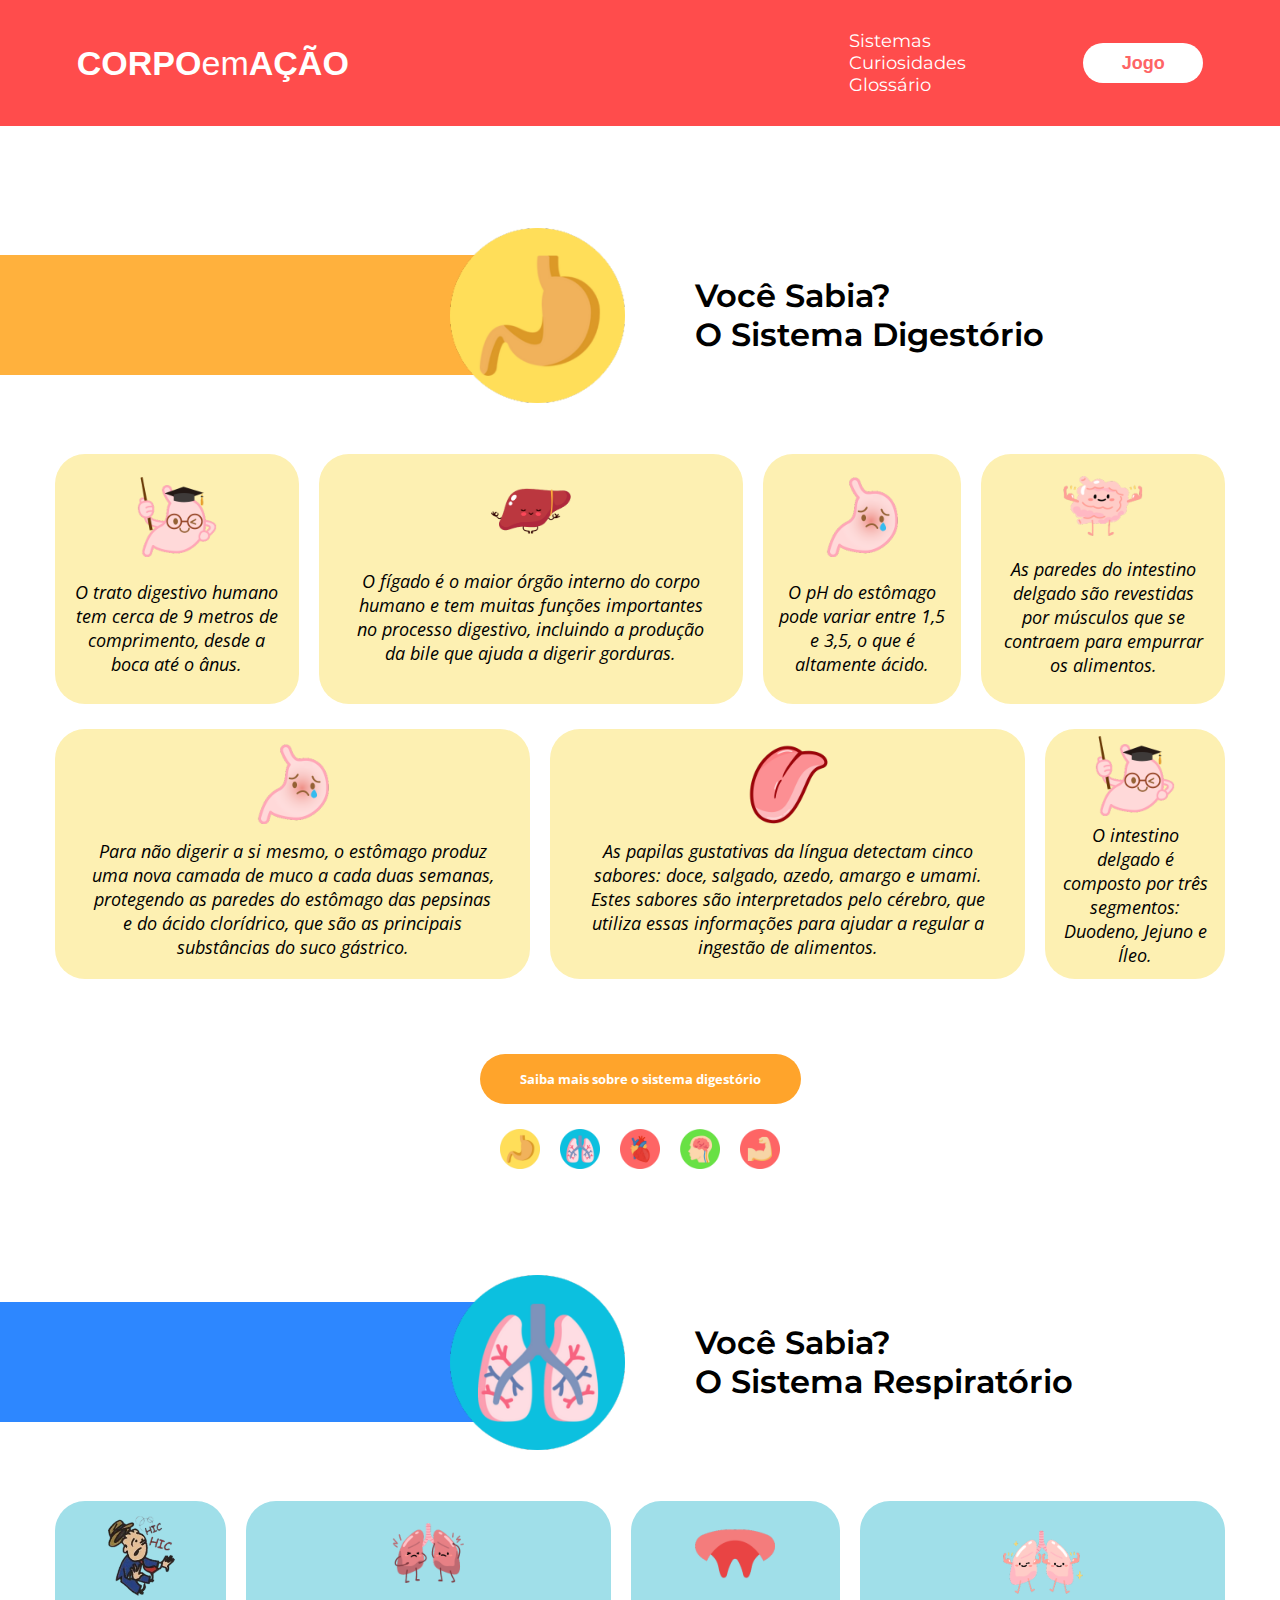
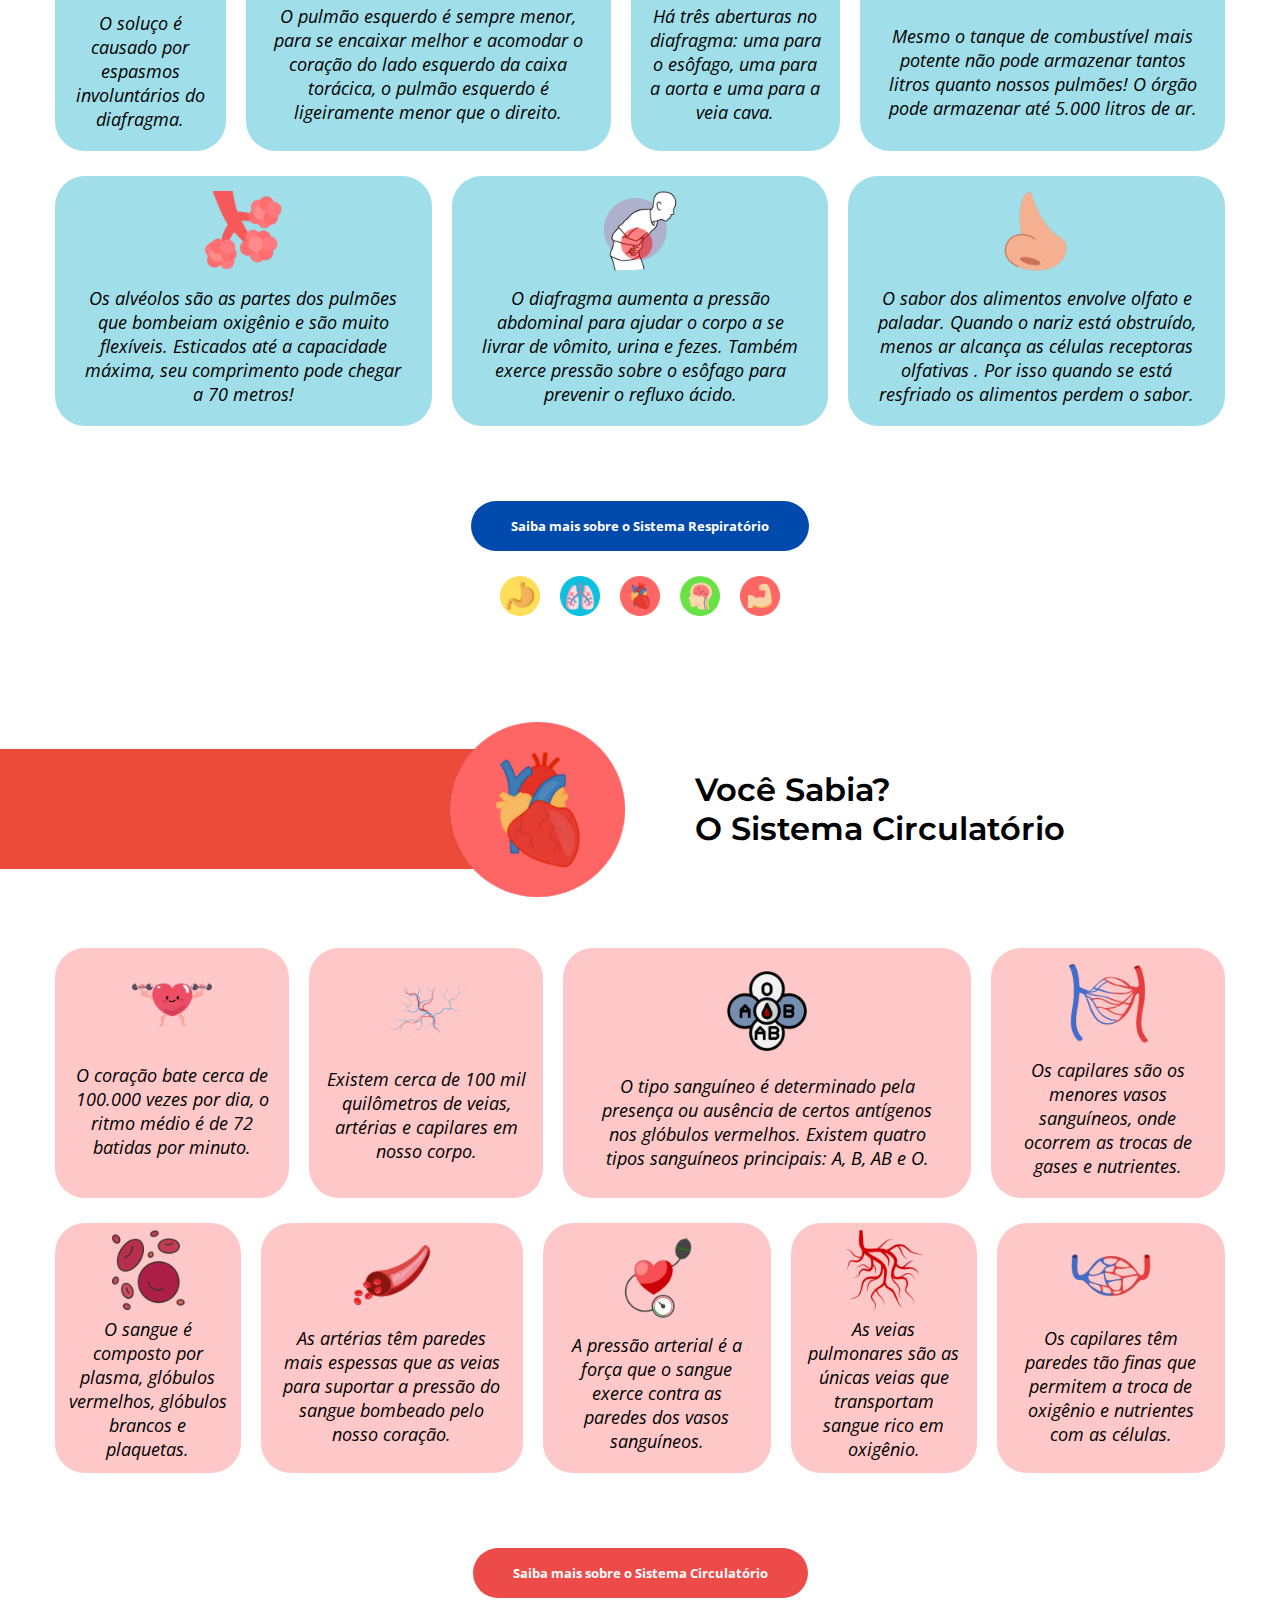
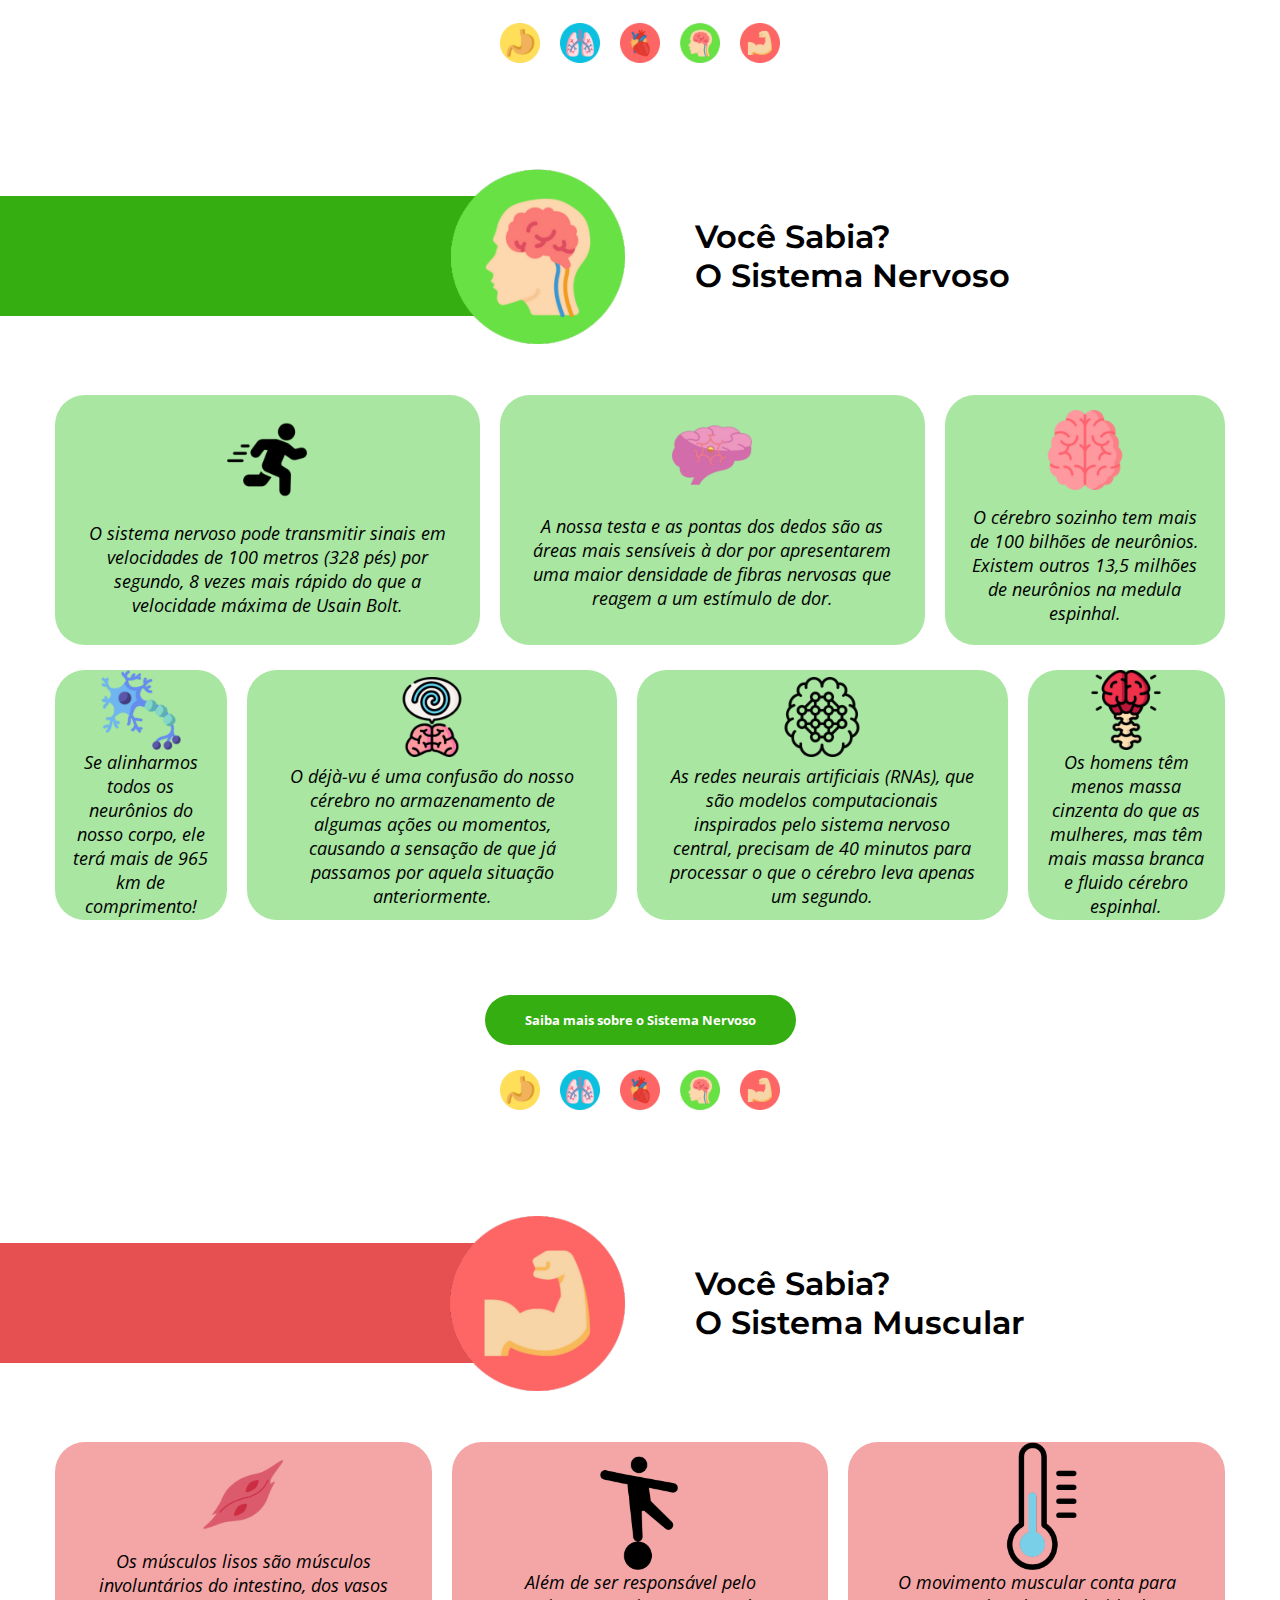
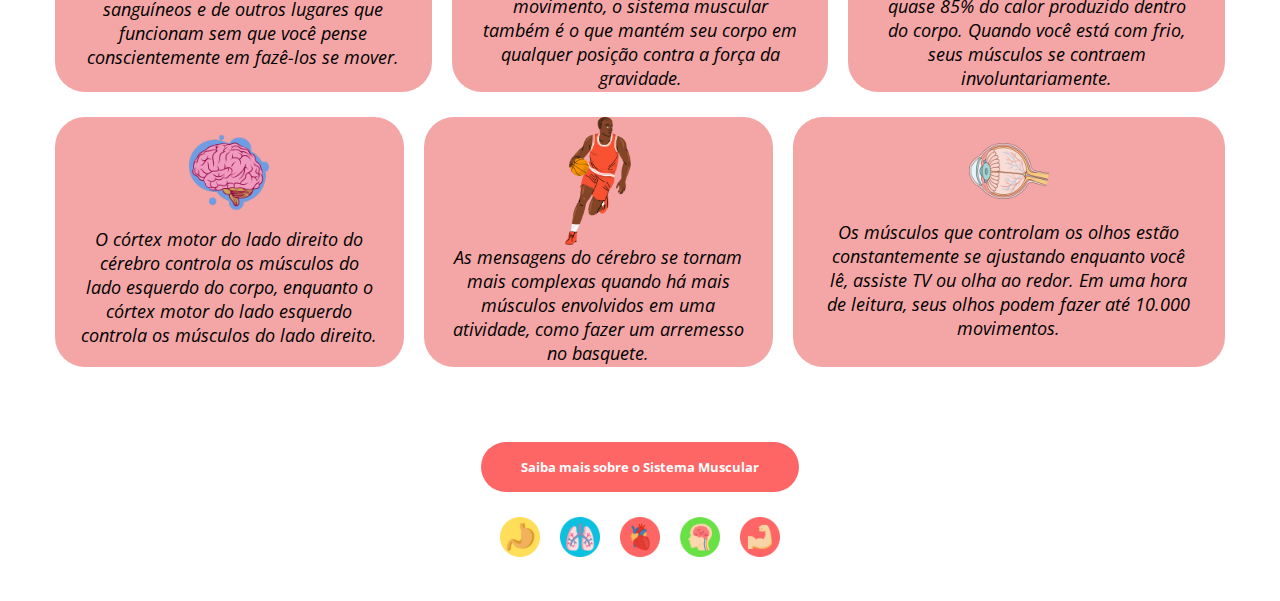
<file: pages/curiosidades.html>
<!DOCTYPE html>
<html lang="en">
<head>
    <meta charset="UTF-8">
    <meta name="viewport" content="width=device-width, initial-scale=1.0">
    <link rel="stylesheet" href="curiosidades.css">
    <title>Corpo em Ação - Curiosidades</title>
    <link rel="shortcut icon" 
      type="images/x-icon"
       href="/images/brain.png">
</head>
<body>
    <header id="header">
        <div class="container">

            <div class="flex">

               <a href="/index.html" class="logo">CORPO<span>em</span>AÇÃO</a>
                
                <nav>
                    <ul>
                        <li> <a href="./digestorio.html">Sistemas</a></li>
                        <li> <a href="./curiosidades.html">Curiosidades</a></li>
                        <li> <a href="./Glossario.html">Glossário</a></li>
                        <li> <a href="./quiz.html"></a></li>
                    </ul>
                </nav>

                <div class="login">
                    <a href="./pages/quiz.html"><button>Jogo</button></a>
                </div>
            </div>
        </div> 
    </header>



    <main>
       <div class="div-titulo-fora" id="sist-dig">
        <div class="div-titulo-dentro" >
            <img class="barra" src="/images/barra-laranja.png" alt="Barra laranja">
            <img src="/images/digestiveIcon.png" alt="Ícone do sistema digestivo" width="175">
            <h1>Você Sabia?<br>O Sistema Digestório</h1>
        </div>
        
       </div>

       <div class="digestorio-icones">
        <div class="parte">
            <div class="modeloP">
                <img src="/images/digestorioSabido.png" alt="Ícone sabido">
                <p>O trato digestivo humano tem cerca de 9 metros de comprimento, desde a boca até o ânus.</p>
            </div>

            <div class="modeloM">
                <img src="/images/figadoEMPAZ.png" alt="Ícone sabido">
                <p>O fígado é o maior órgão interno do corpo humano e tem muitas funções importantes no processo digestivo, incluindo a produção da bile que ajuda a digerir gorduras.</p>
            </div>

            <div class="modeloN">
                <img src="/images/digestorioDepressao.png" alt="Ícone sabido">
                <p>O pH do estômago pode variar entre 1,5 e 3,5, o que é altamente ácido.</p>
            </div>

            <div class="modeloP">
                <img src="/images/cerebroForte.png" alt="Ícone sabido">
                <p>As paredes do intestino delgado são revestidas por músculos que se contraem para empurrar os alimentos.</p>
            </div>
        </div>

        <div class="parte">
            <div class="modeloG">
                <img src="/images/digestorioDepressao.png" alt="Ícone sabido">
                <p>Para não digerir a si mesmo, o estômago produz uma nova camada de muco a cada duas semanas, protegendo as paredes do estômago das pepsinas e do ácido clorídrico, que são as principais substâncias do suco gástrico.</p>
            </div>

            <div class="modeloG">
                <img src="/images/linguao.png" alt="Ícone sabido">
                <p>As papilas gustativas da língua detectam cinco sabores: doce, salgado, azedo, amargo e umami. Estes sabores são interpretados pelo cérebro, que utiliza essas informações para ajudar a regular a ingestão de alimentos.</p>
            </div>

            <div class="modeloN">
                <img src="/images/digestorioSabido.png" alt="Ícone sabido">
                <p>O intestino delgado é composto por três segmentos: Duodeno, Jejuno e Íleo.</p>
            </div>
        </div>

            <a href="./digestorio.html">
                <button class="botao">Saiba mais sobre o sistema digestório</button>
            </a>

            <div class="icones-navegar">
                <a href="#sist-dig">
                    <img src="/images/digestiveIcon.png" alt="ícone do sistema digestorio">
                </a>
                <a href="#sist-res">
                    <img src="/images/pulmaoIcon.png" alt="ícone do sistema respiratório">
                </a>
                <a href="#sist-cir">
                    <img src="/images/circulationIcon.png" alt="ícone do sistema circulatório">
                </a>
                <a href="#sist-ner">
                    <img src="/images/mentalityIcon.png" alt="ícone do sistema nervoso">
                </a>
                <a href="#sist-mus">
                    <img src="/images/musculoIcon.png" alt="ícone do sistema muscular">
                </a>
            </div>
       </div>

       <div class="div-titulo-fora" id="sist-res">
        <div class="div-titulo-dentro" >
            <img class="barra" src="/images/barra-azul-clara.png" alt="Barra Azul">
            <img src="/images/pulmaoIcon.png" alt="Ícone do sistema digestivo" width="175">
            <h1>Você Sabia?<br>O Sistema Respiratório</h1>
        </div>
       </div>

       <div class="respiratorio-icones">
        <div class="parte">

            <div class="modeloN">
                <img src="/images/hichic.png" alt="Ícone sabido">
                <p> O soluço é causado por espasmos involuntários do diafragma.</p>
            </div>

            <div class="modeloM">
                <img src="/images/pulmaoPutos.png" alt="Ícone sabido">
                <p>O pulmão esquerdo é sempre menor, para se encaixar melhor e acomodar o coração do lado esquerdo da caixa torácica, o pulmão esquerdo é ligeiramente menor que o direito.</p>
            </div>
            <div class="modeloP">
                <img src="/images/diafrgma.png" alt="Ícone sabido">
                <p>Há três aberturas no diafragma: uma para o esôfago, uma para a aorta e uma para a veia cava.</p>
            </div>
            <div class="modeloM">
                <img src="/images/pulmoesFortes.png" alt="Ícone sabido">
                <p>Mesmo o tanque de combustível mais potente não pode armazenar tantos litros quanto nossos pulmões! O órgão pode armazenar até 5.000 litros de ar.</p>
            </div>
        </div>

        <div class="parte">
            <div class="modeloM">
                <img src="/images/aveoloRed.png" alt="Ícone sabido">
                <p>Os alvéolos são as partes dos pulmões que bombeiam oxigênio e são muito flexíveis. Esticados até a capacidade máxima, seu comprimento pode chegar a 70 metros!</p>
            </div>
            <div class="modeloM">
                <img src="/images/diafragmaPressao.png" alt="Ícone sabido">
                <p>O diafragma aumenta a pressão abdominal para ajudar o corpo a se livrar de vômito, urina e fezes. Também exerce pressão sobre o esôfago para prevenir o refluxo ácido.</p>
            </div>
            <div class="modeloM">
                <img src="/images/narigao.png" alt="Ícone sabido">
                <p>O sabor dos alimentos envolve olfato e paladar. Quando o nariz está obstruído, menos ar alcança as células receptoras olfativas . Por isso quando se está resfriado os alimentos perdem o sabor.</p>
            </div>
        </div>

        <a href="./respiratorio.html">
            <button class="botao">Saiba mais sobre o Sistema Respiratório</button>
        </a>

        <div class="icones-navegar">
            <a href="#sist-dig">
                <img src="/images/digestiveIcon.png" alt="ícone do sistema digestorio">
            </a>
            <a href="#sist-res">
                <img src="/images/pulmaoIcon.png" alt="ícone do sistema respiratório">
            </a>
            <a href="#sist-cir">
                <img src="/images/circulationIcon.png" alt="ícone do sistema circulatório">
            </a>
            <a href="#sist-ner">
                <img src="/images/mentalityIcon.png" alt="ícone do sistema nervoso">
            </a>
            <a href="#sist-mus">
                <img src="/images/musculoIcon.png" alt="ícone do sistema muscular">
            </a>
        </div>
       </div>

       <div class="div-titulo-fora" id="sist-cir">
        <div class="div-titulo-dentro" >
            <img class="barra" src="/images/barra-vermelha.png" alt="Barra Vermelha">
            <img src="/images/circulationIcon.png" alt="Ícone do sistema circulatório" width="175">
            <h1>Você Sabia?<br>O Sistema Circulatório</h1>
        </div>
       </div>

       <div class="circulatorio-icones">
        <div class="parte">

            <div class="modeloP">
                <img src="/images/coracaoBOmbadao.png" alt="Ícone sabido">
                <p>O coração bate cerca de 100.000 vezes por dia, o ritmo médio é de 72 batidas por minuto.</p>
            </div>
            <div class="modeloP">
                <img src="/images/veias.png" alt="Ícone sabido">
                <p> Existem cerca de 100 mil quilômetros de veias, artérias e capilares em nosso corpo.</p>
            </div>
            <div class="modeloM">
                <img src="/images/tipoSangue.png" alt="Ícone sabido">
                <p>O tipo sanguíneo é determinado pela presença ou ausência de certos antígenos nos glóbulos vermelhos. Existem quatro tipos sanguíneos principais: A, B, AB e O.</p>
            </div>
            <div class="modeloP">
                <img src="/images/capilaresVertical.png" alt="Ícone sabido">
                <p>Os capilares são os menores vasos sanguíneos, onde ocorrem as trocas de gases e nutrientes.</p>
            </div>
        </div>

        <div class="parte">
            <div class="modeloN">
                <img src="/images/globulos.png" alt="Ícone sabido">
                <p>O sangue é composto por plasma, glóbulos vermelhos, glóbulos brancos e plaquetas.</p>
            </div>
            <div class="modeloO">
                <img src="/images/arteria.png" alt="Ícone sabido">
                <p>As artérias têm paredes mais espessas que as veias para suportar a pressão do sangue bombeado pelo nosso coração.</p>
            </div>
            <div class="modeloP">
                <img src="/images/pressao.png" alt="Ícone sabido">
                <p>A pressão arterial é a força que o sangue exerce contra as paredes dos vasos sanguíneos.</p>
            </div>
            <div class="modeloN">
                <img src="/images/veiasVermelhas.png" alt="Ícone sabido">
                <p>As veias pulmonares são as únicas veias que transportam sangue rico em oxigênio.</p>
            </div>
            <div class="modeloP">
                <img src="/images/capilaresHorizontal.png" alt="Ícone sabido">
                <p>Os capilares têm paredes tão finas que permitem a troca de oxigênio e nutrientes com as células.</p>
            </div>
        </div>

        <a href="./cardiaco.html">
            <button class="botao">Saiba mais sobre o Sistema Circulatório</button>
        </a>

        <div class="icones-navegar">
            <a href="#sist-dig">
                <img src="/images/digestiveIcon.png" alt="ícone do sistema digestorio">
            </a>
            <a href="#sist-res">
                <img src="/images/pulmaoIcon.png" alt="ícone do sistema respiratório">
            </a>
            <a href="#sist-cir">
                <img src="/images/circulationIcon.png" alt="ícone do sistema circulatório">
            </a>
            <a href="#sist-ner">
                <img src="/images/mentalityIcon.png" alt="ícone do sistema nervoso">
            </a>
            <a href="#sist-mus">
                <img src="/images/musculoIcon.png" alt="ícone do sistema muscular">
            </a>
        </div>
       </div>
    
       <div class="div-titulo-fora" id="sist-ner">
        <div class="div-titulo-dentro">
            <img class="barra" src="/images/barra-verde.png" alt="Barra Verde">
            <img src="/images/mentalityIcon.png" alt="Ícone do sistema nervoso" width="175">
            <h1>Você Sabia?<br>O Sistema Nervoso</h1>
        </div>
       </div>
       
       <div class="nervoso-icones">
        <div class="parte">

            <div class="modeloM">
                <img src="/images/correr.png" alt="Ícone sabido">
                <p>O sistema nervoso pode transmitir sinais em velocidades de 100 metros (328 pés) por segundo, 8 vezes mais rápido do que a velocidade máxima de Usain Bolt.</p>
            </div>
            <div class="modeloM">
                <img src="/images/cerebroLigado.png" alt="Ícone sabido">
                <p>A nossa testa e as pontas dos dedos são as áreas mais sensíveis à dor por apresentarem uma maior densidade de fibras nervosas que reagem a um estímulo de dor.</p>
            </div>
            <div class="modeloO">
                <img src="/images/cerebroCima.png" alt="Ícone sabido">
                <p>O cérebro sozinho tem mais de 100 bilhões de neurônios. Existem outros 13,5 milhões de neurônios na medula espinhal.</p>
            </div>
        </div>

        <div class="parte">
            <div class="modeloP">
                <img src="/images/neuronioAzul.png" alt="Ícone sabido">
                <p>Se alinharmos todos os neurônios do nosso corpo, ele terá mais de 965 km de comprimento!</p>
            </div>
            <div class="modeloG">
                <img src="/images/dejavu.png" alt="Ícone sabido">
                <p>O déjà-vu é uma confusão do nosso cérebro no armazenamento de algumas ações ou momentos, causando a sensação de que já passamos por aquela situação anteriormente.</p>
            </div>
            <div class="modeloG">
                <img src="/images/cerebroBnW.png" alt="Ícone sabido">
                <p>As redes neurais artificiais (RNAs), que são modelos computacionais inspirados pelo sistema nervoso central, precisam de 40 minutos para processar o que o cérebro leva apenas um segundo.</p>
            </div>
            <div class="modeloO">
                <img src="/images/cerebroColuna.png" alt="Ícone sabido">
                <p>Os homens têm menos massa cinzenta do que as mulheres, mas têm mais massa branca e fluido cérebro espinhal.</p>
            </div>
        </div>

        <a href="./nervoso.html">
            <button class="botao">Saiba mais sobre o Sistema Nervoso</button>
        </a>

        <div class="icones-navegar">
            <a href="#sist-dig">
                <img src="/images/digestiveIcon.png" alt="ícone do sistema digestorio">
            </a>
            <a href="#sist-res">
                <img src="/images/pulmaoIcon.png" alt="ícone do sistema respiratório">
            </a>
            <a href="#sist-cir">
                <img src="/images/circulationIcon.png" alt="ícone do sistema circulatório">
            </a>
            <a href="#sist-ner">
                <img src="/images/mentalityIcon.png" alt="ícone do sistema nervoso">
            </a>
            <a href="#sist-mus">
                <img src="/images/musculoIcon.png" alt="ícone do sistema muscular">
            </a>
        </div>
    </div>

    <div class="div-titulo-fora" id="sist-mus">
        <div class="div-titulo-dentro">
            <img class="barra" src="/images/barra-muscular.png" alt="Barra Vermelho Clara">
            <img src="/images/musculoIcon.png" alt="Ícone do sistema muscular" width="175">
            <h1>Você Sabia?<br>O Sistema Muscular</h1>
        </div>
       </div>

       <div class="muscular-icones">
        <div class="parte">
            <div class="modeloM">
                <img src="/images/musculoLiso.png" alt="Ícone sabido">
                <p>Os músculos lisos são músculos involuntários do intestino, dos vasos sanguíneos e de outros lugares que funcionam sem que você pense conscientemente em fazê-los se mover.</p>
            </div>
            <div class="modeloM">
                <img src="/images/equilibrio.png" alt="Ícone sabido">
                <p>Além de ser responsável pelo movimento, o sistema muscular também é o que mantém seu corpo em qualquer posição contra a força da gravidade.</p>
            </div>
            <div class="modeloM">
                <img src="/images/termometro.png" alt="Ícone sabido">
                <p>O movimento muscular conta para quase 85% do calor produzido dentro do corpo. Quando você está com frio, seus músculos se contraem involuntariamente.</p>
            </div>
        </div>

        <div class="parte">
            <div class="modeloM">
                <img src="/images/cerebroAura.png" alt="Ícone sabido">
                <p>O córtex motor do lado direito do cérebro controla os músculos do lado esquerdo do corpo, enquanto o córtex motor do lado esquerdo controla os músculos do lado direito.</p>
            </div>
            <div class="modeloM">
                <img src="/images/basketballPerson.png" alt="Ícone sabido">
                <p>As mensagens do cérebro se tornam mais complexas quando há mais músculos envolvidos em uma atividade, como fazer um arremesso no basquete.</p>
            </div>
            <div class="modeloG">
                <img src="/images/olhoMuscular.png" alt="Ícone sabido">
                <p>Os músculos que controlam os olhos estão constantemente se ajustando enquanto você lê, assiste TV ou olha ao redor. Em uma hora de leitura, seus olhos podem fazer até 10.000 movimentos.</p>
            </div>
        </div>

        <a href="./muscular.html">
            <button class="botao">Saiba mais sobre o Sistema Muscular</button>
        </a>
    
        <div class="icones-navegar2">
            <a href="#sist-dig">
                <img src="/images/digestiveIcon.png" alt="ícone do sistema digestorio">
            </a>
            <a href="#sist-res">
                <img src="/images/pulmaoIcon.png" alt="ícone do sistema respiratório">
            </a>
            <a href="#sist-cir">
                <img src="/images/circulationIcon.png" alt="ícone do sistema circulatório">
            </a>
            <a href="#sist-ner">
                <img src="/images/mentalityIcon.png" alt="ícone do sistema nervoso">
            </a>
            <a href="#sist-mus">
                <img src="/images/musculoIcon.png" alt="ícone do sistema muscular">
            </a>
        </div>
    </div>


    </main>
</body>
</html>
</file>
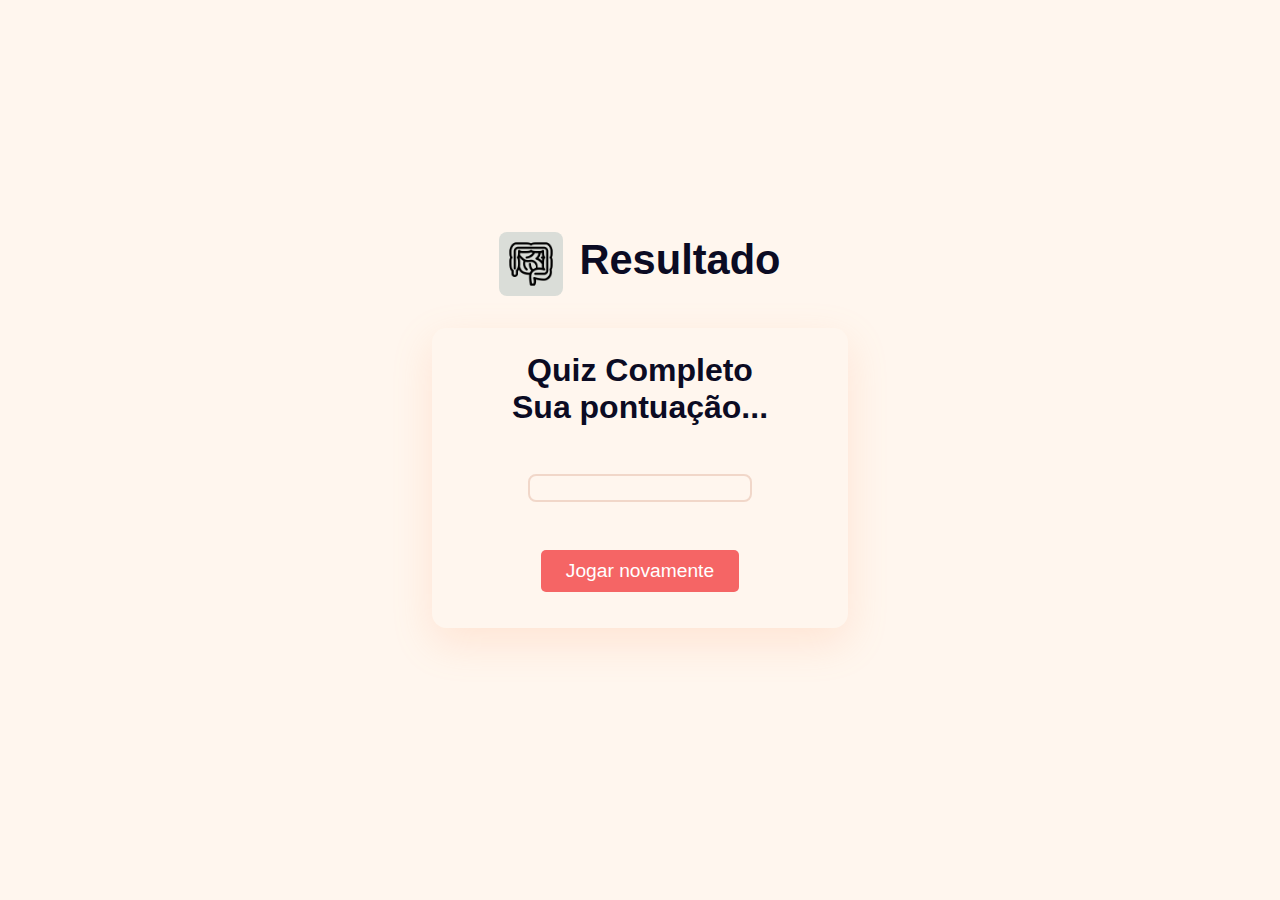
<file: pages/fim.html>
<!DOCTYPE html>
<html lang="en">

<head>
    <meta charset="UTF-8">
    <meta name="viewport" content="width=device-width, initial-scale=1.0">
    <link rel="stylesheet" href="fim.css">
    <script type="module" src="fim.js" defer></script>
    <title>Corpo em Ação - Quiz</title>
</head>
<body>


    <header>
        <div class="assunto">
            <div class="assunto_icone">
                <img src="../images/icon-sistema-digestorio.png" alt="">
            </div>

            <h1>Resultado</h1>
        </div>
    </header>

    <main>
        <h2>
            Quiz Completo <br>
            <strong>Sua pontuação...</strong>
        </h2>

        <div>
            <section class="pontuacao">

            </section>

            <button>Jogar novamente</button>
        </div>
    </main>
</body>
</html>
</file>
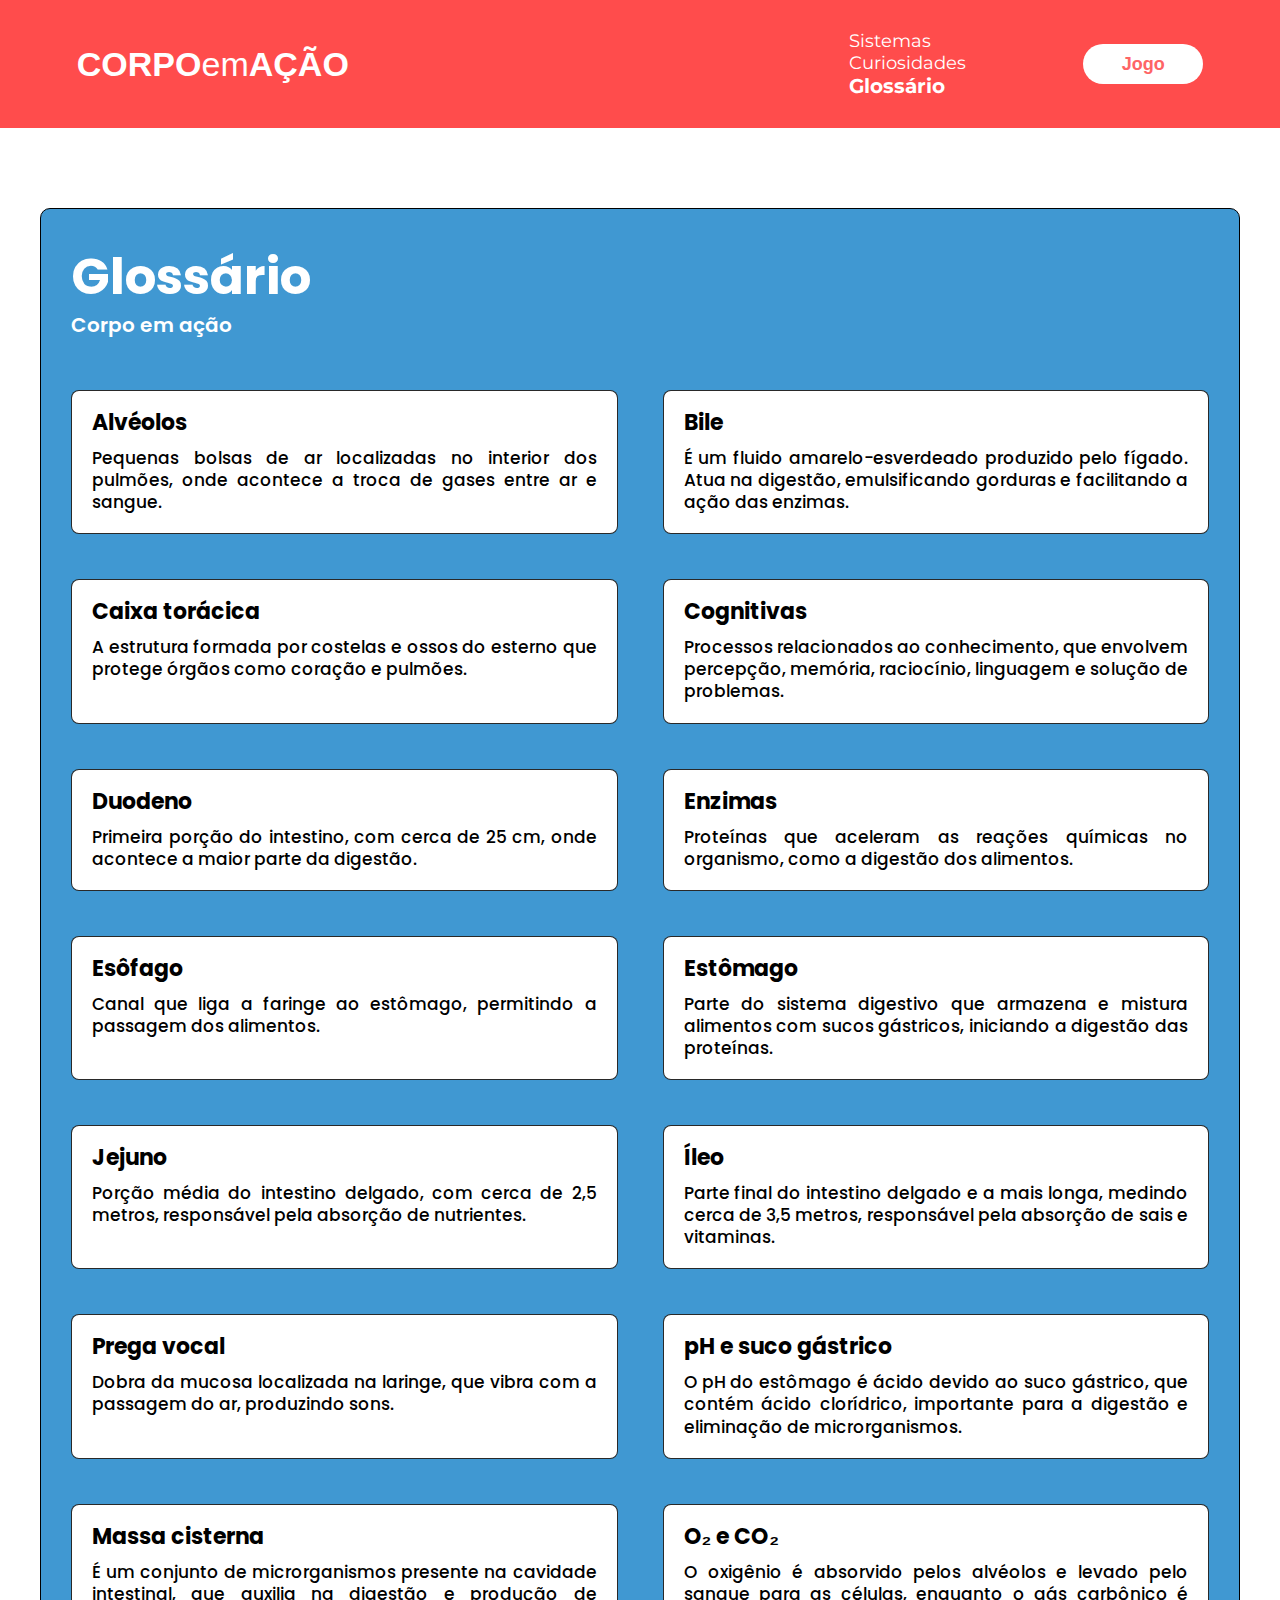
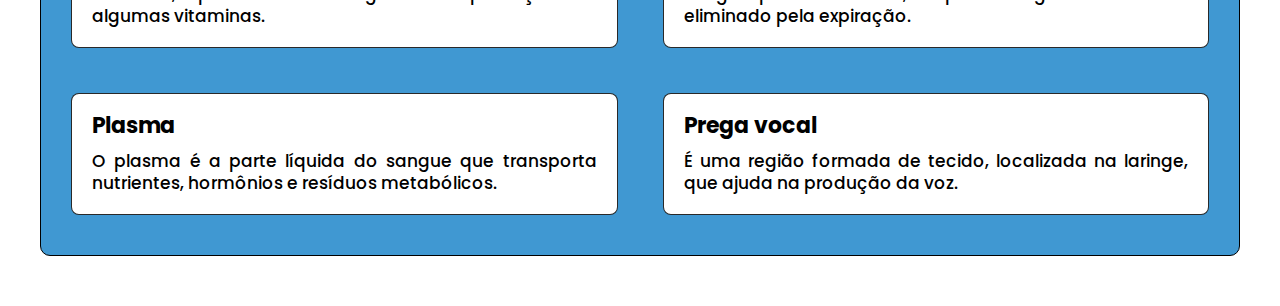
<file: pages/Glossario.html>
<!DOCTYPE html>
<html lang="pt-BR">
<head>
    <meta charset="UTF-8">
    <meta name="viewport" content="width=device-width, initial-scale=1.0">
    <title>Corpo em Ação - Glossário</title>
    <link rel="stylesheet" href="Glossario.css">
     <link href="https://fonts.googleapis.com/css2?family=League+Spartan:wght@100..900&display=swap" rel="stylesheet">
     <link rel="shortcut icon" 
      type="images/x-icon"
       href="/images/brain.png">
</head>
<body>

     <header id="header">
        <div class="barra">

            <div class="flex">

               <a href="/index.html" class="logo">CORPO<span>em</span>AÇÃO</a>
                
                <nav>
                    <ul>
                        <li> <a href="/pages/digestorio.html">Sistemas</a></li>
                        <li> <a href="/pages/curiosidades.html">Curiosidades</a></li>
                        <li  class="glossario-li"> <a href="/pages/Glossario.html">Glossário</a></li>
                    </ul>
                </nav>

                <div class="login">
                    <a href="/pages/inicio.html"><button>Jogo</button></a>
                </div>
            </div>

        </div> 
    </header>


    <div class="container">
        <div class="titulos">
            <h1 class="titulo">Glossário</h1>
            <p class="subtitulo">Corpo em ação</p>
        </div>

        <div class="glossario">
            <div class="item">
                <h3>Alvéolos</h3>
                <p>Pequenas bolsas de ar localizadas no interior dos pulmões, onde acontece a troca de gases entre ar e sangue.</p>
            </div>
            <div class="item">
                <h3>Bile</h3>
                <p>É um fluido amarelo-esverdeado produzido pelo fígado. Atua na digestão, emulsificando gorduras e facilitando a ação das enzimas.</p>
            </div>

            <div class="item">
                <h3>Caixa torácica</h3>
                <p>A estrutura formada por costelas e ossos do esterno que protege órgãos como coração e pulmões.</p>
            </div>
            <div class="item">
                <h3>Cognitivas</h3>
                <p>Processos relacionados ao conhecimento, que envolvem percepção, memória, raciocínio, linguagem e solução de problemas.</p>
            </div>

            <div class="item">
                <h3>Duodeno</h3>
                <p>Primeira porção do intestino, com cerca de 25 cm, onde acontece a maior parte da digestão.</p>
            </div>
            <div class="item">
                <h3>Enzimas</h3>
                <p>Proteínas que aceleram as reações químicas no organismo, como a digestão dos alimentos.</p>
            </div>

            <div class="item">
                <h3>Esôfago</h3>
                <p>Canal que liga a faringe ao estômago, permitindo a passagem dos alimentos.</p>
            </div>
            <div class="item">
                <h3>Estômago</h3>
                <p>Parte do sistema digestivo que armazena e mistura alimentos com sucos gástricos, iniciando a digestão das proteínas.</p>
            </div>

            <div class="item">
                <h3>Jejuno</h3>
                <p>Porção média do intestino delgado, com cerca de 2,5 metros, responsável pela absorção de nutrientes.</p>
            </div>
            <div class="item">
                <h3>Íleo</h3>
                <p>Parte final do intestino delgado e a mais longa, medindo cerca de 3,5 metros, responsável pela absorção de sais e vitaminas.</p>
            </div>

            <div class="item">
                <h3>Prega vocal</h3>
                <p>Dobra da mucosa localizada na laringe, que vibra com a passagem do ar, produzindo sons.</p>
            </div>
            <div class="item">
                <h3>pH e suco gástrico</h3>
                <p>O pH do estômago é ácido devido ao suco gástrico, que contém ácido clorídrico, importante para a digestão e eliminação de microrganismos.</p>
            </div>

            <div class="item">
                <h3>Massa cisterna</h3>
                <p>É um conjunto de microrganismos presente na cavidade intestinal, que auxilia na digestão e produção de algumas vitaminas.</p>
            </div>
            <div class="item">
                <h3>O₂ e CO₂</h3>
                <p>O oxigênio é absorvido pelos alvéolos e levado pelo sangue para as células, enquanto o gás carbônico é eliminado pela expiração.</p>
            </div>

            <div class="item">
                <h3>Plasma</h3>
                <p>O plasma é a parte líquida do sangue que transporta nutrientes, hormônios e resíduos metabólicos.</p>
            </div>
            <div class="item">
                <h3>Prega vocal</h3>
                <p>É uma região formada de tecido, localizada na laringe, que ajuda na produção da voz.</p>
            </div>
        </div>
    </div>
</body>
</html>
</file>
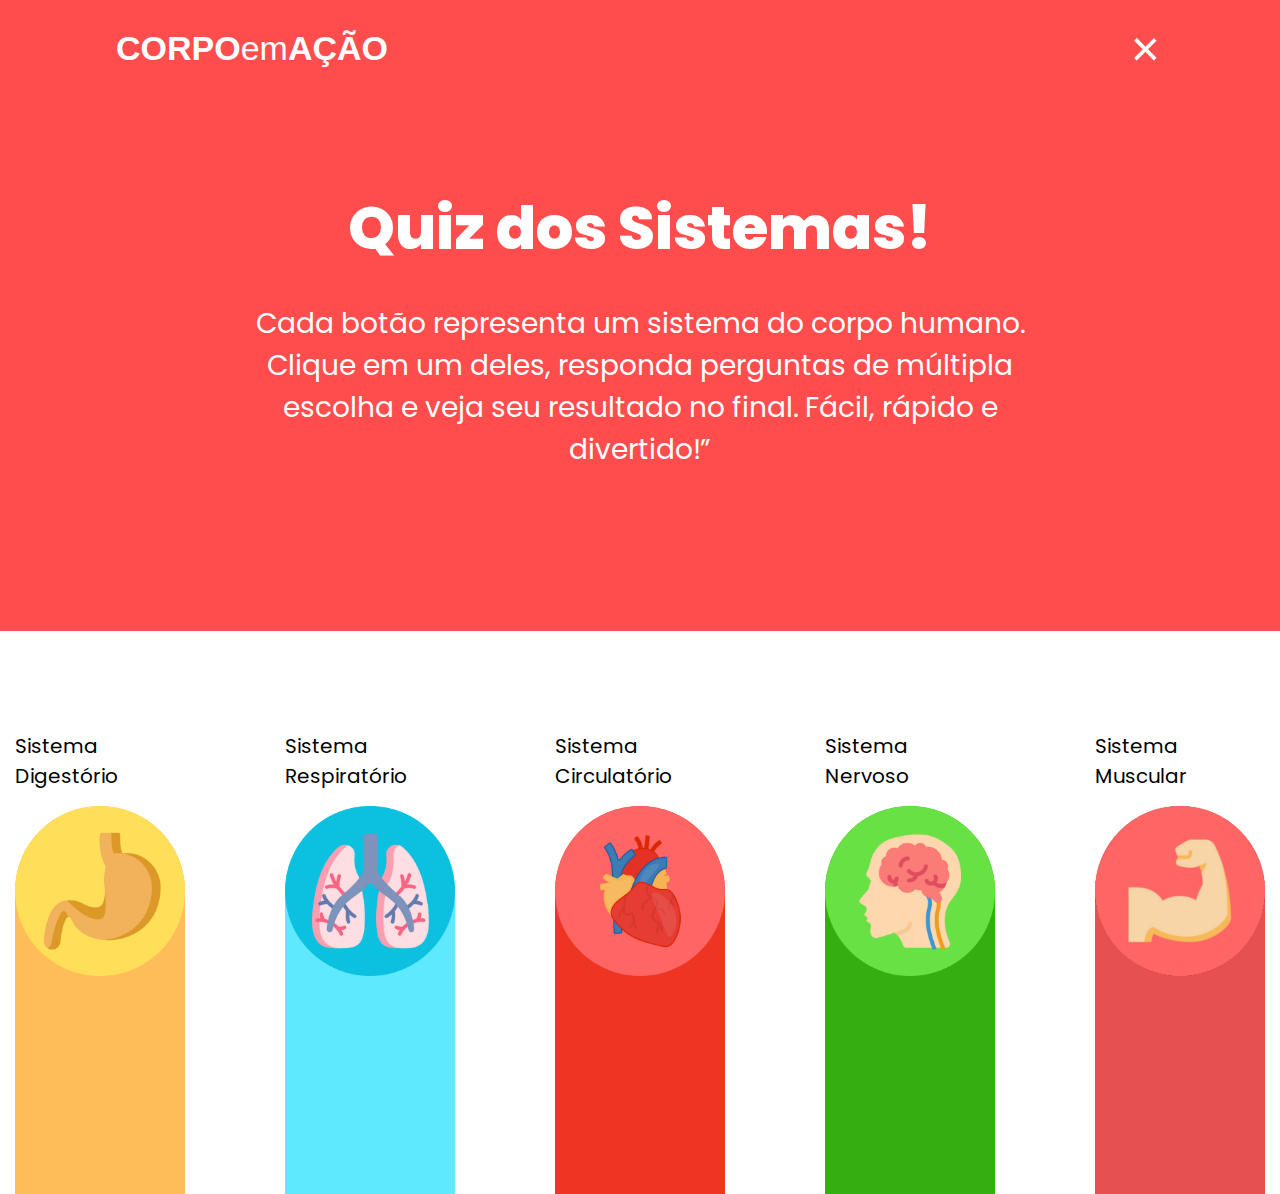
<file: pages/inicio.html>
<!DOCTYPE html>
<html lang="pt-BR">
<head>
    <meta charset="UTF-8">
    <meta name="viewport" content="width=device-width, initial-scale=1.0">
    <link rel="stylesheet" href="inicio.css">
    <script type="module" src="inicio.js" defer></script>
    <link rel="shortcut icon" 
      type="images/x-icon"
       href="/images/brain.png">
    <title>Corpo em Ação - Quiz</title>
</head>
<body>
    <header>


        <div class="logo">
            <a href="/index.html" class="logo">CORPO<span>em</span>AÇÃO</a>
        </div>

        <div class="sair">
            <a href="../index.html">
                ×
            </a>
        </div>
    </header>

<div class="container">
    <h1>Quiz dos Sistemas!</h1>
    <p>Cada botão representa um sistema do corpo humano. Clique em um deles, responda perguntas de múltipla escolha e veja seu resultado no final. Fácil, rápido e divertido!”</p>
</div>

    <section class="assuntos">

        <div class="item-icone" class="botao_digestorio">
            <p>Sistema Digestório</p>
        <div class="cor1">
            <img src="../images/Design_sem_nome_7.png" alt="">
        </div>
      </div>

      <div class="item-icone" class="botao_respiratorio">
        <p>Sistema Respiratório</p>
        <div class="cor3">
            <img src="../images/Design_sem_nome_6.png" alt="">
        </div>
      </div>
      
      <div class="item-icone" class="botao_circulatorio">
        <p>Sistema Circulatório</p>
       <div class="cor2">
        <img src="../images/Design_sem_nome_5.png" alt="">
       </div>
      </div>
      
      <div class="item-icone" class="botao_nervoso">
        <p>Sistema Nervoso</p>
        <div class="cor4">
            <img src="../images/Design_sem_nome_9.png" alt="">
        </div>
      </div>
      
      <div class="item-icone" class="botao_muscular">
        <p>Sistema Muscular</p>
        <div class="cor5">
            <img src="../images/musculoIcon.png" alt="">
        </div>
        </div>
    </section>

</body>
</html>
</file>
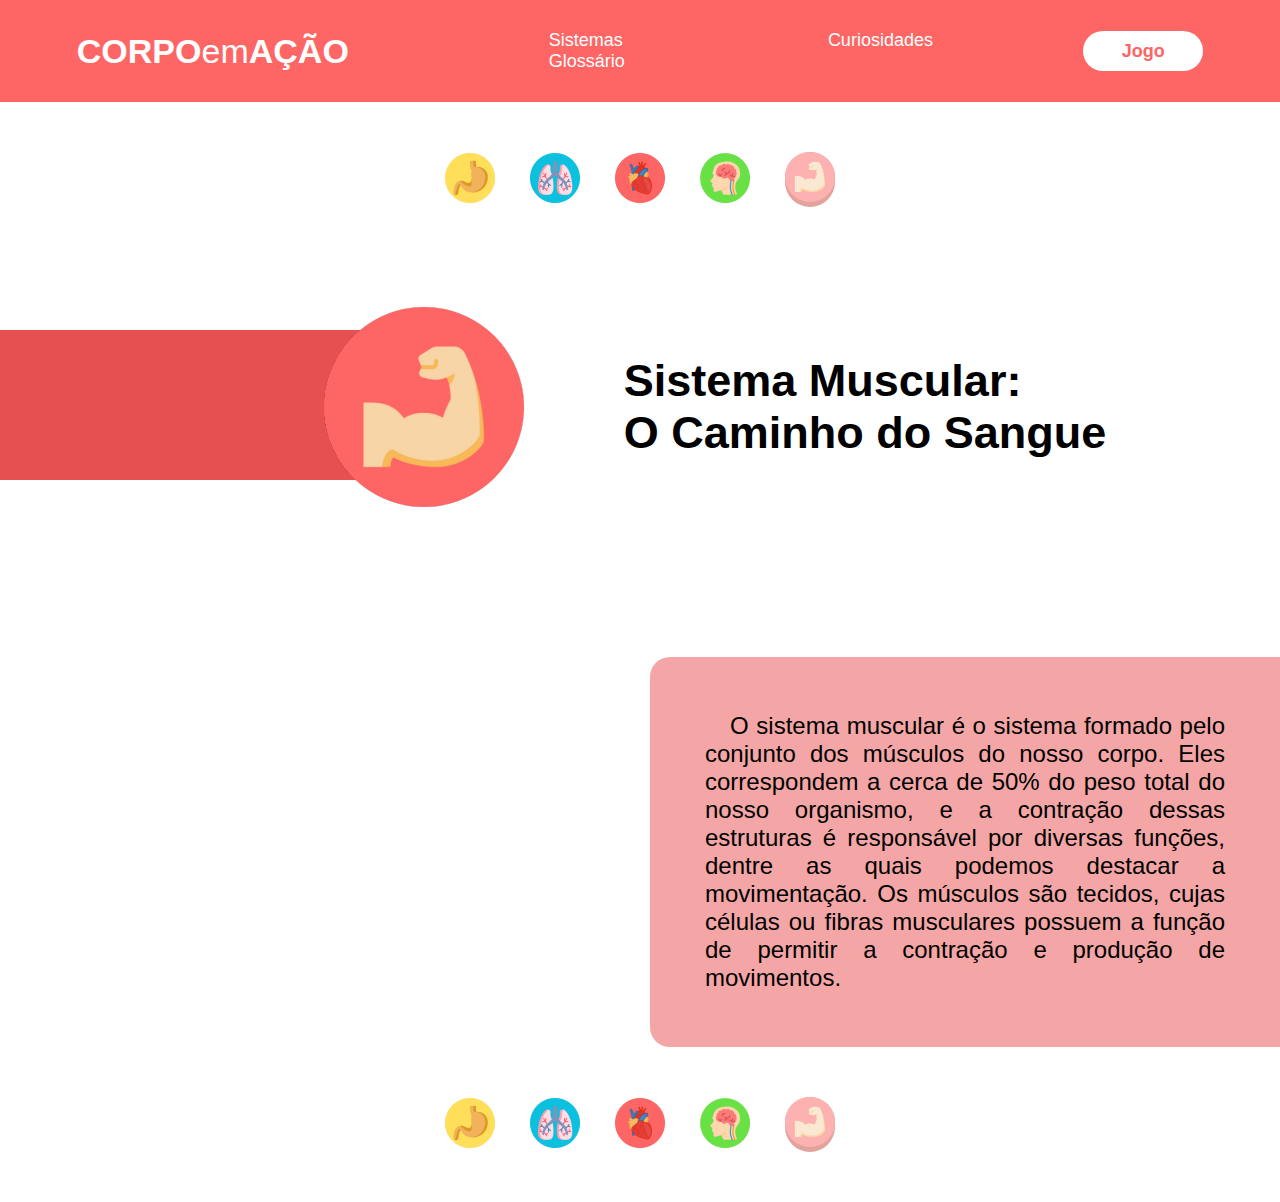
<file: pages/muscular.html>
<!DOCTYPE html>
<html lang="en">
<head>
    <meta charset="UTF-8">
    <meta name="viewport" content="width=device-width, initial-scale=1.0">
    <link rel="stylesheet" href="muscular.css">
    <title>Corpo em Ação - Sistema Musculatório</title>
</head>
<body>

    <header id="header">
        <div class="container">

            <div class="flex">

               <a href="/index.html" class="logo">CORPO<span>em</span>AÇÃO</a>
                
                <nav>
                    <ul>
                        <li> <a href="/pages/digestorio.html">Sistemas</a></li>
                        <li> <a href="/pages/curiosidades.html">Curiosidades</a></li>
                        <li> <a href="/pages/Glossario.html">Glossário</a></li>
                        <li> <a href="/pages/Jogo.html"></a></li>
                    </ul>
                </nav>

                <div class="login">
                    <a href="./pages/Jogo.html"><button>Jogo</button></a>
                </div>
            </div>

        </div> 

 
    </header>


    <div class="icones-temas">
      
        <div class="item-icone1">
            <a href="./digestorio.html"><img src="/images/digestiveIcon.png" alt=""></a>
          </div>
          <div class="item-icone2">
           <a href="./respiratorio.html"> <img src="/images/pulmaoIcon.png" alt=""></a>
          </div>
          
          <div class="item-icone3">
           <a href="./cardiaco.html"> <img src="/images/circulationIcon.png" alt=""></a>
          </div>
          
          <div class="item-icone4">
            <img src="/images/mentalityIcon.png" alt="">
          </div>
          
          <div class="item-icone5">
            <a href="./muscular.html"> <img src="/images/musculoIcon.png" alt=""></a>
       </div>
 </div>
 <div class="titulo">

    <div class="barralaranja">
        <img src="/images/barra-muscular.png" alt="">
      </div>
  
  <img src="/images/musculoIcon.png" alt="">
  
  <h1>Sistema Muscular: <br>
    O Caminho do Sangue</h1>
     </div>
  
     <div class="paragrafo">
     <p> O sistema muscular é o sistema formado pelo conjunto dos músculos do nosso corpo. Eles correspondem a cerca de 50% do peso total do nosso organismo, e a contração dessas estruturas é responsável por diversas funções, dentre as quais podemos destacar a movimentação. Os músculos são tecidos, cujas células ou fibras musculares possuem a função de permitir a contração e produção de movimentos.</p>
     </div>

     <div class="icones-temas">
      
        <div class="item-icone1">
            <a href="./digestorio.html"><img src="/images/digestiveIcon.png" alt=""></a>
          </div>
          <div class="item-icone2">
           <a href="./respiratorio.html"> <img src="/images/pulmaoIcon.png" alt=""></a>
          </div>
          
          <div class="item-icone3">
           <a href="./cardiaco.html"> <img src="/images/circulationIcon.png" alt=""></a>
          </div>
          
          <div class="item-icone4">
            <img src="/images/mentalityIcon.png" alt="">
          </div>
          
          <div class="item-icone5">
            <a href="./muscular.html"> <img src="/images/musculoIcon.png" alt=""></a>
       </div>
 </div>
</file>
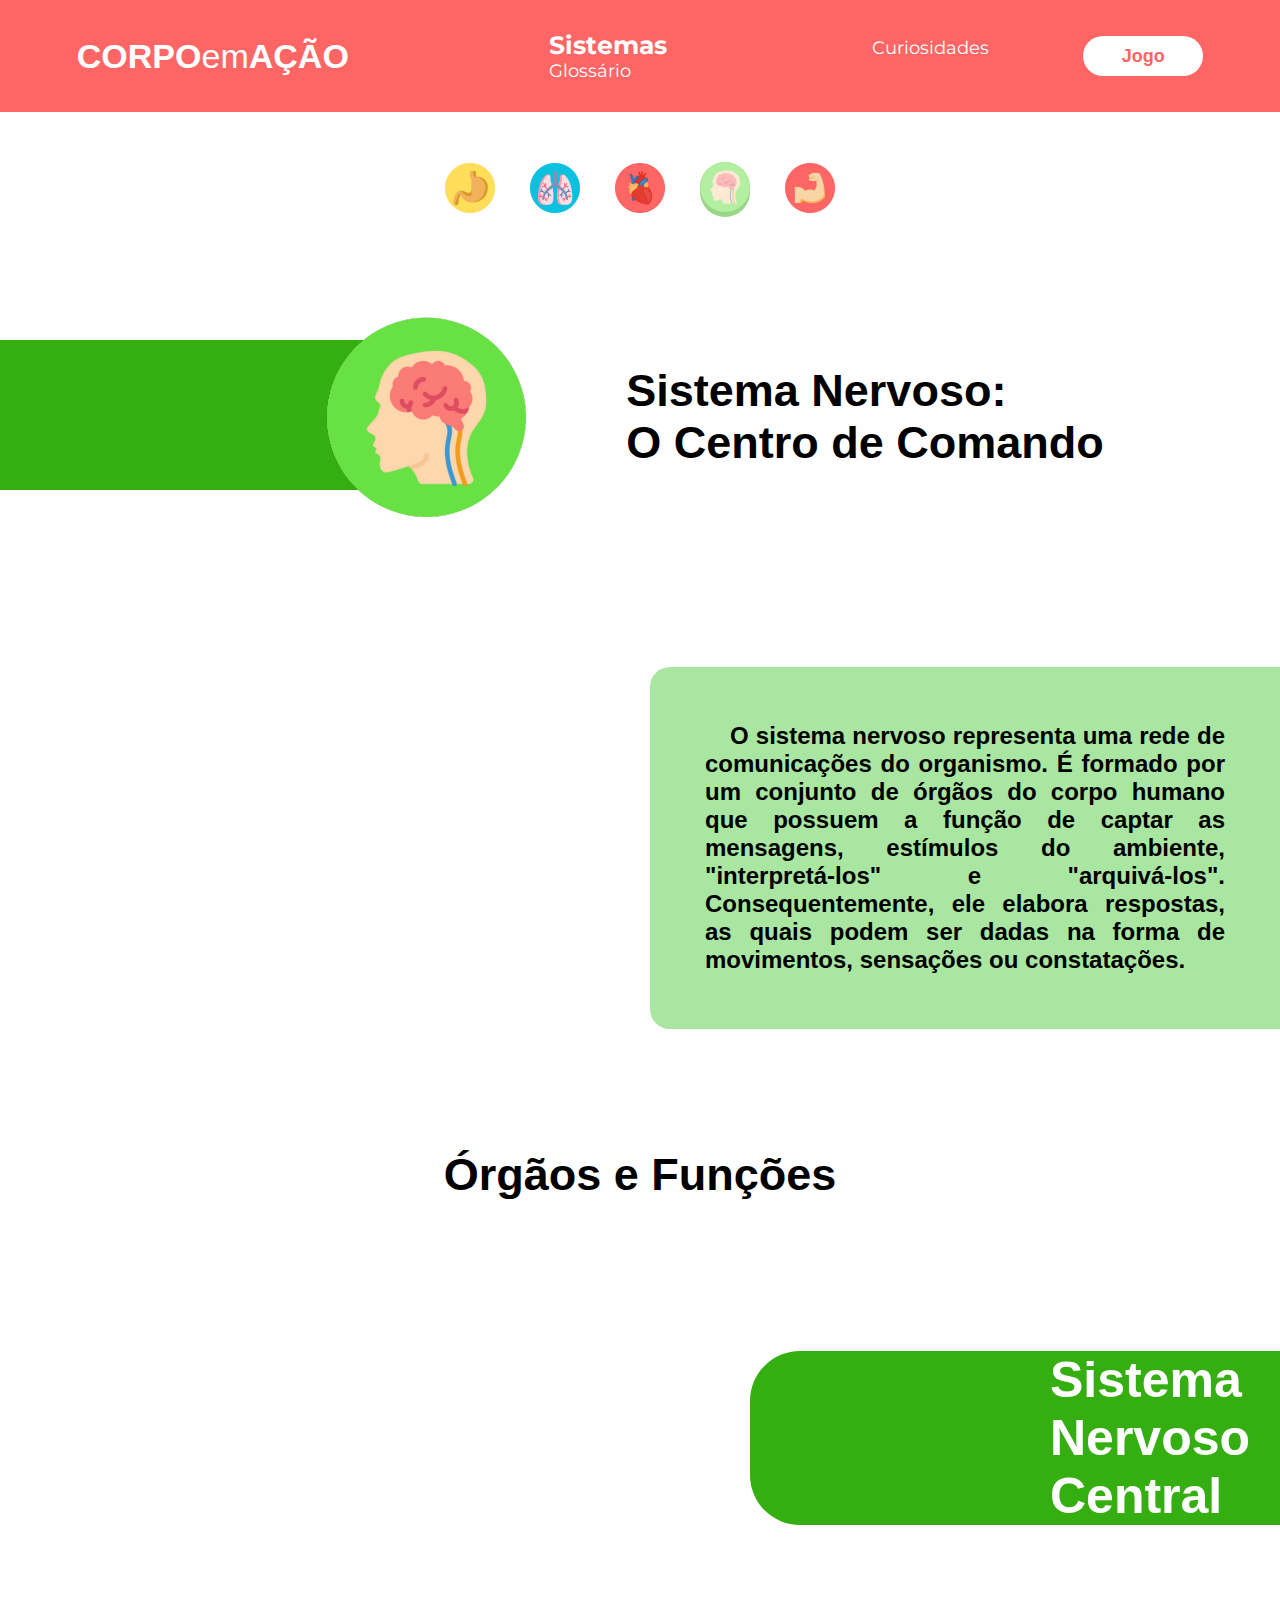
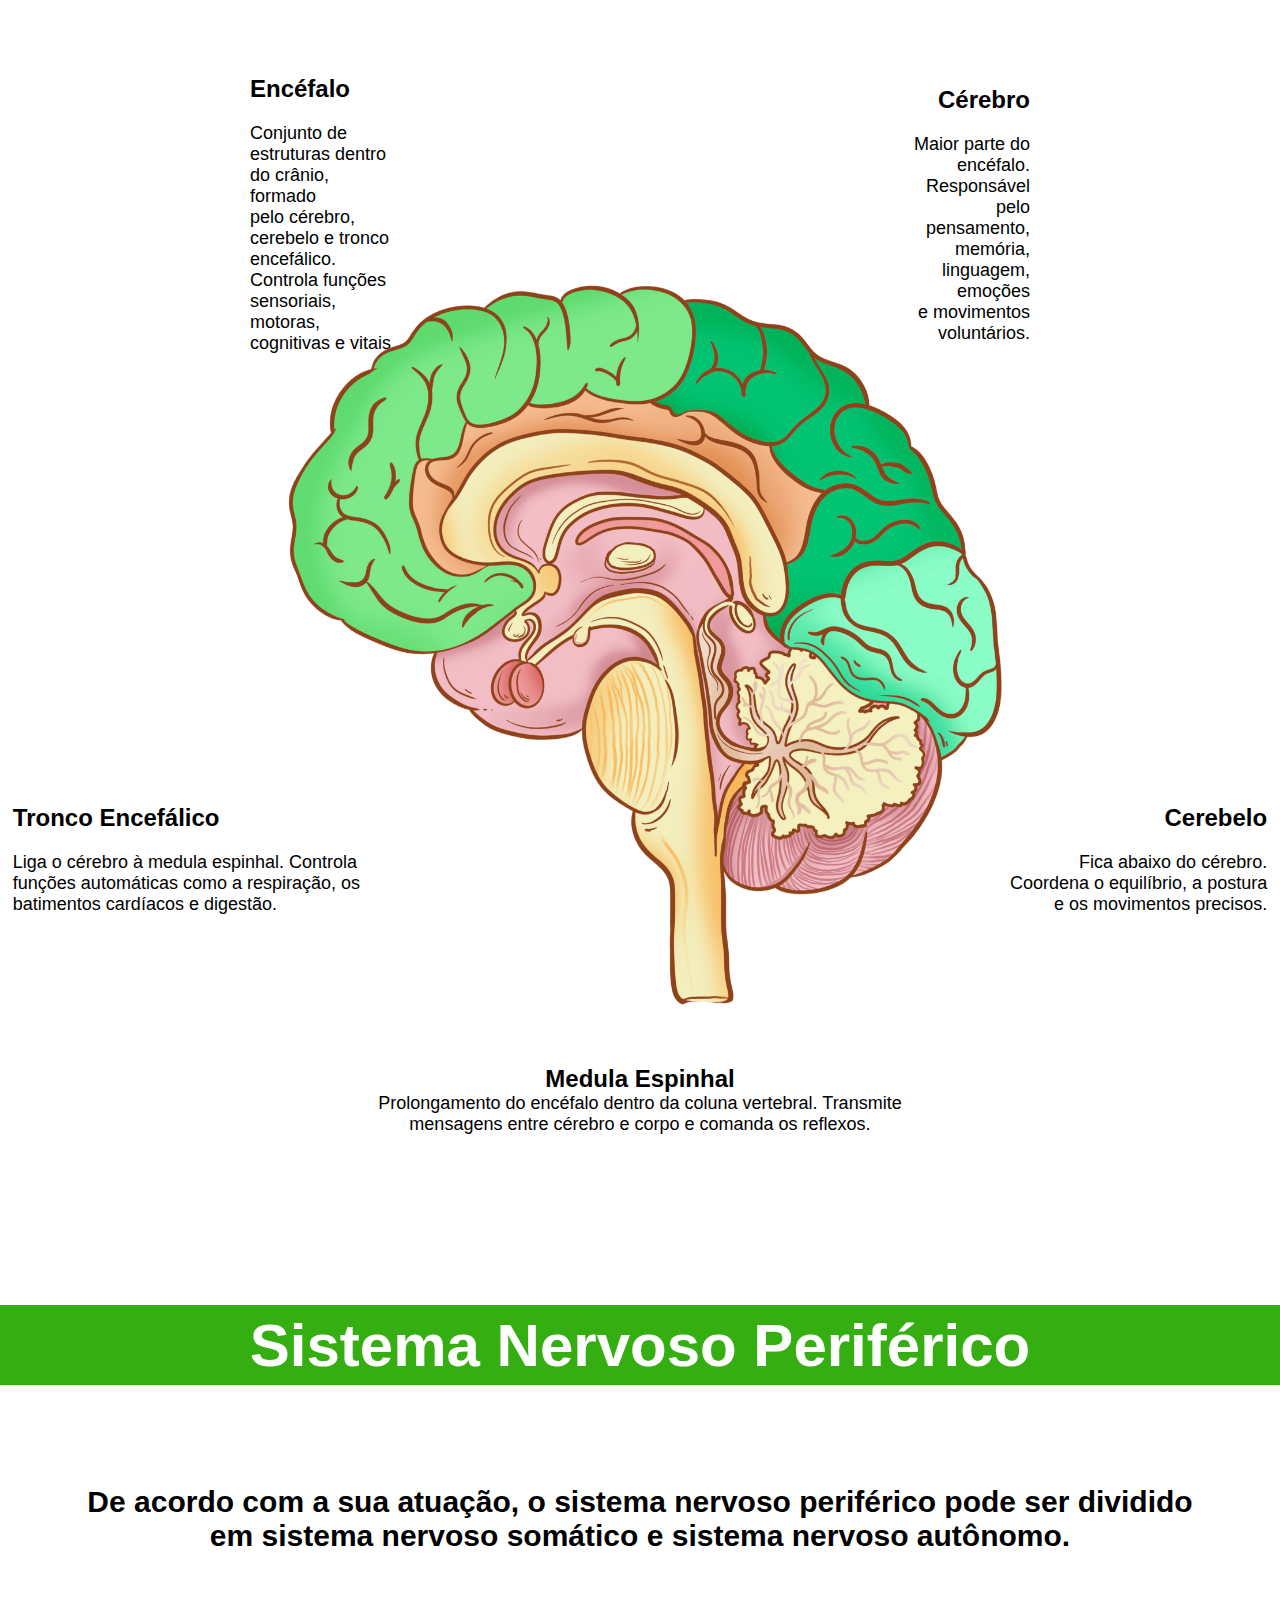
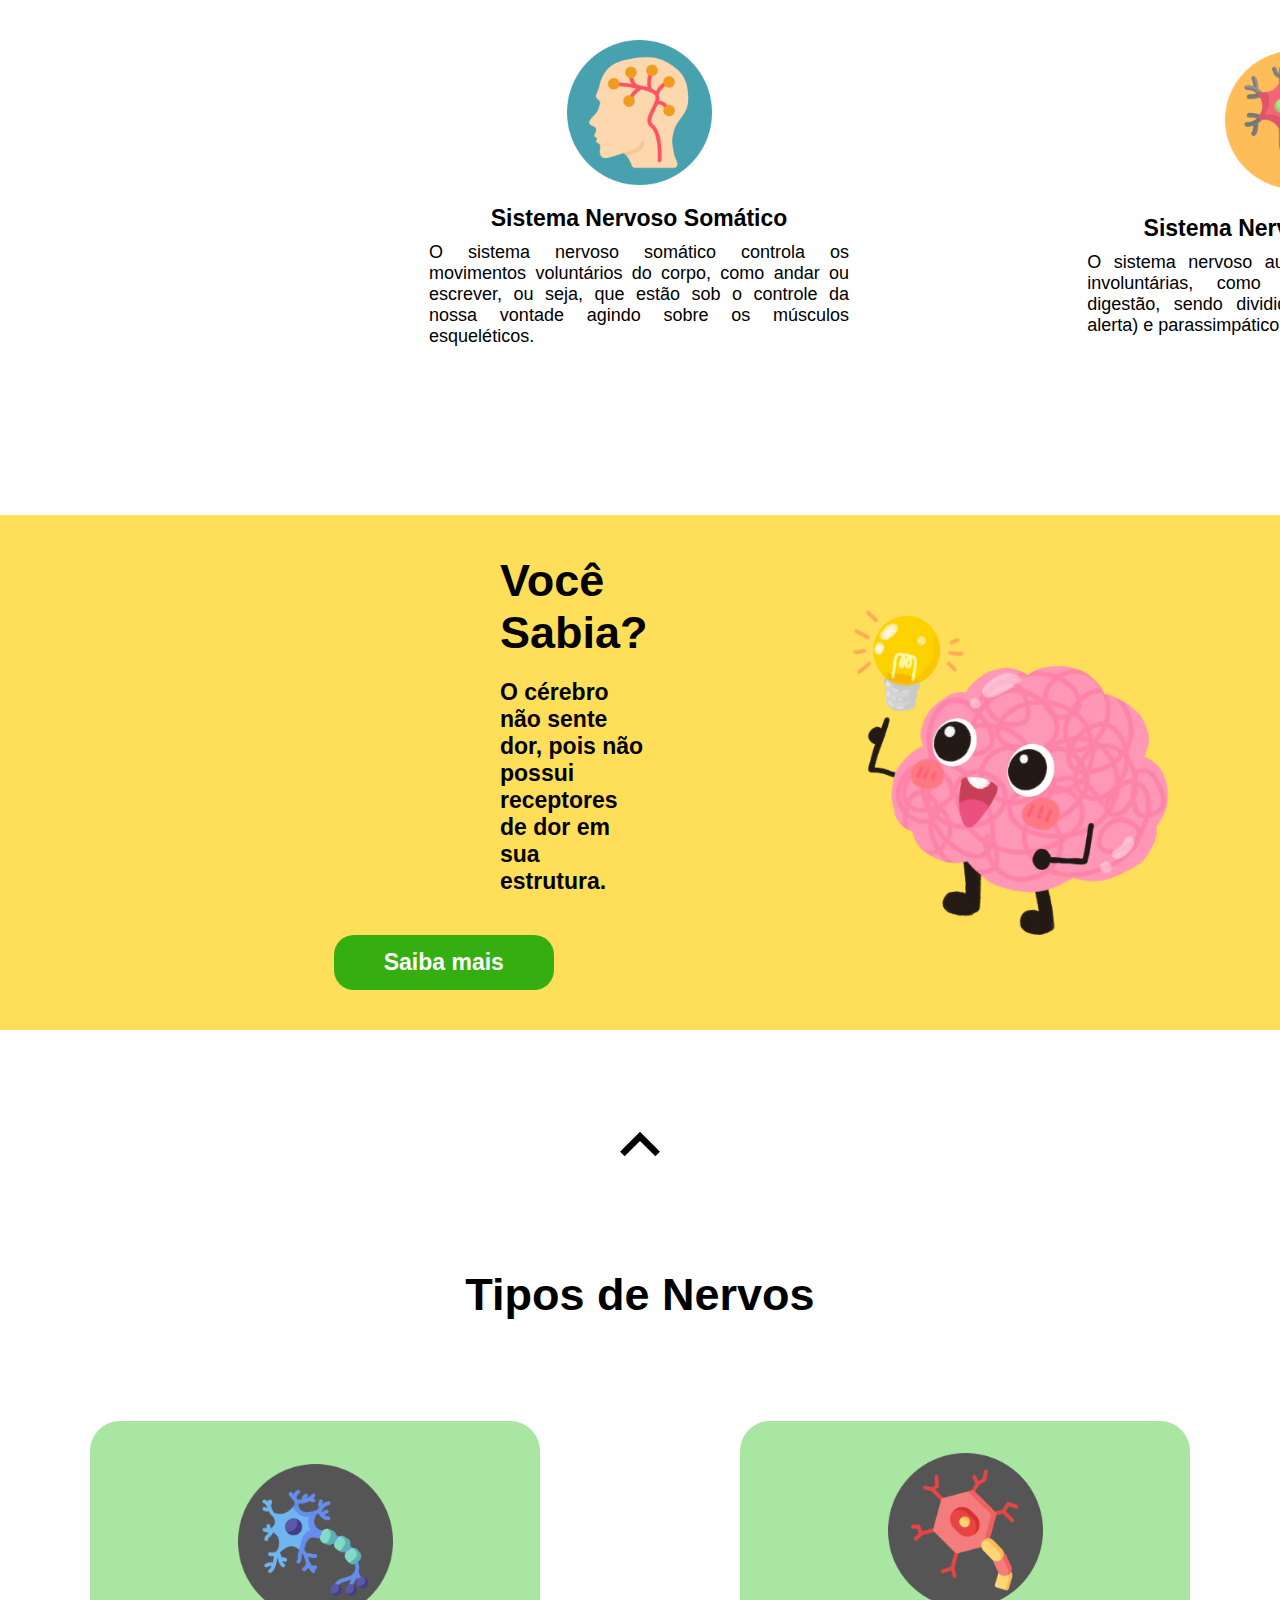
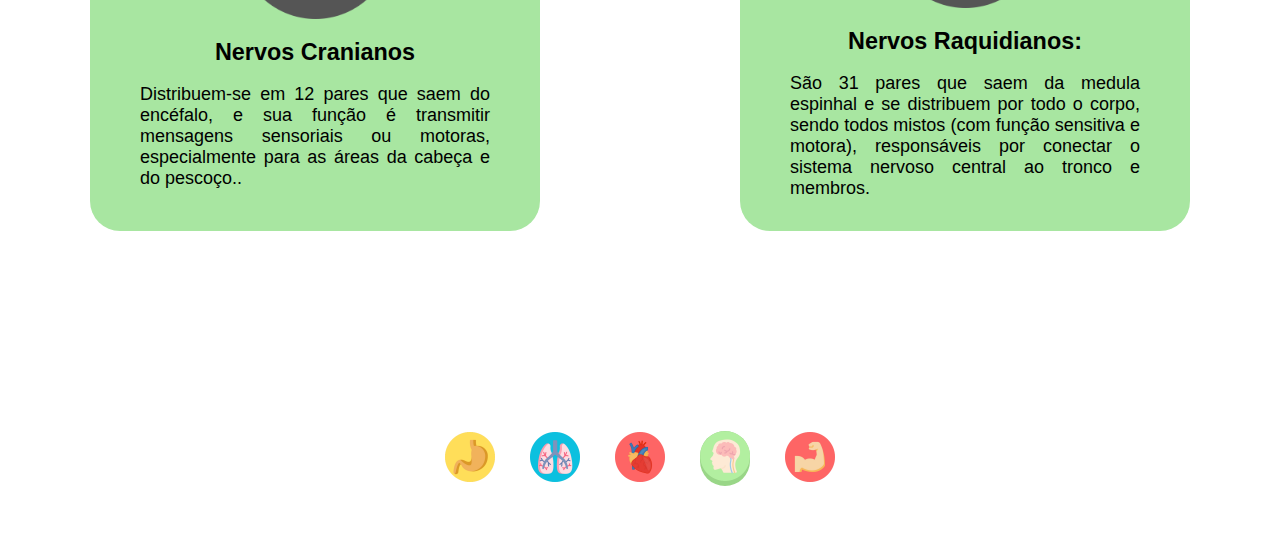
<file: pages/nervoso.html>
<!DOCTYPE html>
<html lang="en">
<head>
    <meta charset="UTF-8">
    <meta name="viewport" content="width=device-width, initial-scale=1.0">
    <link rel="stylesheet" href="nervoso.css">
    <title>Corpo em Ação - Sistema Nervoso</title>
    <link rel="shortcut icon" 
      type="images/x-icon"
       href="/images/brain.png">
</head>
<body>

    <header id="header">
        <div class="container">

            <div class="flex">

               <a href="/index.html" class="logo">CORPO<span>em</span>AÇÃO</a>
                
                <nav>
                    <ul>
                        <li class="sistemas-li"> <a href="/pages/digestorio.html">Sistemas</a></li>
                        <li> <a href="/pages/curiosidades.html">Curiosidades</a></li>
                        <li> <a href="/pages/Glossario.html">Glossário</a></li>
                        <li> <a href="/pages/start.html"></a></li>
                    </ul>
                </nav>

                <div class="login">
                    <a href="/pages/start.html"><button>Jogo</button></a>
                </div>
            </div>

        </div> 

 
    </header>


    <div class="icones-temas">
        <div class="item-icone1">
          <a href="./digestorio.html"><img src="/images/digestiveIcon.png" alt=""></a>
        </div>
        <div class="item-icone2">
         <a href="./respiratorio.html"> <img src="/images/pulmaoIcon.png" alt=""></a>
        </div>
        
        <div class="item-icone3">
         <a href="./cardiaco.html"> <img src="/images/circulationIcon.png" alt=""></a>
        </div>
        
        <div class="item-icone4">
          <a href="./nervoso.html"><img src="/images/mentalityIcon.png" alt=""></a>
        </div>
        
        <div class="item-icone5">
          <a href="./muscular.html"> <img src="/images/musculoIcon.png" alt=""></a>
      </div>
      </div>
      
 <div class="titulo">

    <div class="barralaranja">
        <img src="/images/barra-verde.png" alt="">
      </div>
  
  <img src="/images/mentalityIcon.png" alt="">
  
  <h1>Sistema Nervoso:<br>
    O Centro de Comando 
    </h1>
     </div>
  
     <div class="paragrafo">
     <p> O sistema nervoso representa uma rede de comunicações do organismo.
        É formado por um conjunto de órgãos do corpo humano que possuem a função de captar as mensagens, estímulos do ambiente, "interpretá-los" e "arquivá-los".
        Consequentemente, ele elabora respostas, as quais podem ser dadas na forma de movimentos, sensações ou constatações.</p>
     </div>

     <div class="header">
        <h1 class="titulo-principal">Órgãos e Funções</h1>
    </div>

    <div class="sangue">
        <h1 class="sangue-h1">Sistema Nervoso Central </h1>
       </div>

       <div class="pcima">
        <div class="encefalo">
          <h2>Encéfalo</h2>
          <p>Conjunto de estruturas dentro do crânio, formado <br>pelo cérebro, cerebelo e tronco encefálico. <br>
            Controla funções sensoriais, <br>
           motoras, cognitivas e vitais.</p>
          </div>
      <div class="cerebelo">
  <h2>Cérebro</h2>
        <p>Maior parte do encéfalo. Responsável pelo <br>
          pensamento, memória, linguagem, emoções <br>
          e movimentos voluntários.</p>
       </div>
</div>

<div class="cerebroverde">
  <img src="/images/cerebro-verde.png" alt="">
</div>

<div class="pbaixo">
  <div class="encefalo">
    <h2>Tronco Encefálico</h2>
    <p>Liga o cérebro à medula espinhal. Controla <br>funções automáticas como a respiração, os <br>batimentos cardíacos e digestão.</p>
    </div>
<div class="cerebelo">
<h2>Cerebelo</h2>
  <p>Fica abaixo do cérebro. <br>
    Coordena o equilíbrio, a postura <br>
     e os movimentos precisos.</p>
 </div>
</div>

<div class="espinhal">
  <h2>Medula Espinhal</h2>
    <p>Prolongamento do encéfalo dentro da coluna vertebral. Transmite mensagens entre cérebro e corpo e comanda os reflexos.</p>
   </div>

       <div class="vasos-sangue">
        <h1 class="vasos-sangue2">Sistema Nervoso Periférico </h1>
       </div>

       <p class="paragrafo-vasos">De acordo com a sua atuação, o sistema nervoso periférico pode ser dividido em sistema nervoso somático e sistema nervoso autônomo.</p>

       <div class="glandulas">
        <div class="item">
          <img src="/images/Sistema Nervoso Somático.png" alt="">
          <h3>Sistema Nervoso Somático</h3>
          <p>O sistema nervoso somático controla os movimentos voluntários do corpo, como andar ou escrever, ou seja, que estão sob o controle da nossa vontade  agindo sobre os músculos esqueléticos.</p>
        </div>
        <div class="item2">
          <img src="/images/Sistema Nervoso Autônomo.png" alt="">
          <h3>Sistema Nervoso Autônomo</h3>
          <p>O sistema nervoso autônomo comanda funções involuntárias, como batimentos cardíacos e digestão, sendo dividido em simpático (ação e alerta) e parassimpático (descanso e equilíbrio).</p>
        </div>
      </div>

      <div class="voce-sabia">
        <div class="textos-voce-sabia">
        <h2>Você Sabia?</h2>
        <h3>O cérebro não sente dor, pois não possui receptores de dor em sua estrutura.</h3>
        <a href="/pages/curiosidades.html" class="gloss">Saiba mais</a>
      
      </div>
        <img src="/images/S_1.png" alt="icone cerebro do voce sabia">
      </div>
      </div>

      <div class="setabaixo">
        <a href="#header">
          <button> <img src="/images/arrow_top.svg" alt=""></button>
        </a>
      </div>
      
      <div class="glandulastitulo">
        <h2>Tipos de Nervos</h2>
      </div>
      
      <div class="glandula">
        <div class="itens">
          <img src="/images/Nervos Cranianos .png" alt="">
          <h3>Nervos Cranianos</h3>
          <p>Distribuem-se em 12 pares que saem do encéfalo, e sua função é transmitir mensagens sensoriais ou motoras, especialmente para as áreas da cabeça e do pescoço..</p>
        </div>
        <div class="itens2">
          <img src="/images/Nervos Raquidianos.png" alt="">
          <h3>Nervos Raquidianos:</h3>
          <p>São 31 pares que saem da medula espinhal e se distribuem por todo o corpo, sendo todos mistos (com função sensitiva e motora), responsáveis por conectar o sistema nervoso central ao tronco e membros.</p>
        </div>
      </div>
      

      <div class="icones-temas">
        <div class="item-icone1">
          <a href="./digestorio.html"><img src="/images/digestiveIcon.png" alt=""></a>
        </div>
        <div class="item-icone2">
         <a href="./respiratorio.html"> <img src="/images/pulmaoIcon.png" alt=""></a>
        </div>
        
        <div class="item-icone3">
         <a href="./cardiaco.html"> <img src="/images/circulationIcon.png" alt=""></a>
        </div>
        
        <div class="item-icone4">
          <a href="./nervoso.html"><img src="/images/mentalityIcon.png" alt=""></a>
        </div>
        
        <div class="item-icone5">
          <a href="./muscular.html"> <img src="/images/musculoIcon.png" alt=""></a>
      </div>
      </div>
</file>
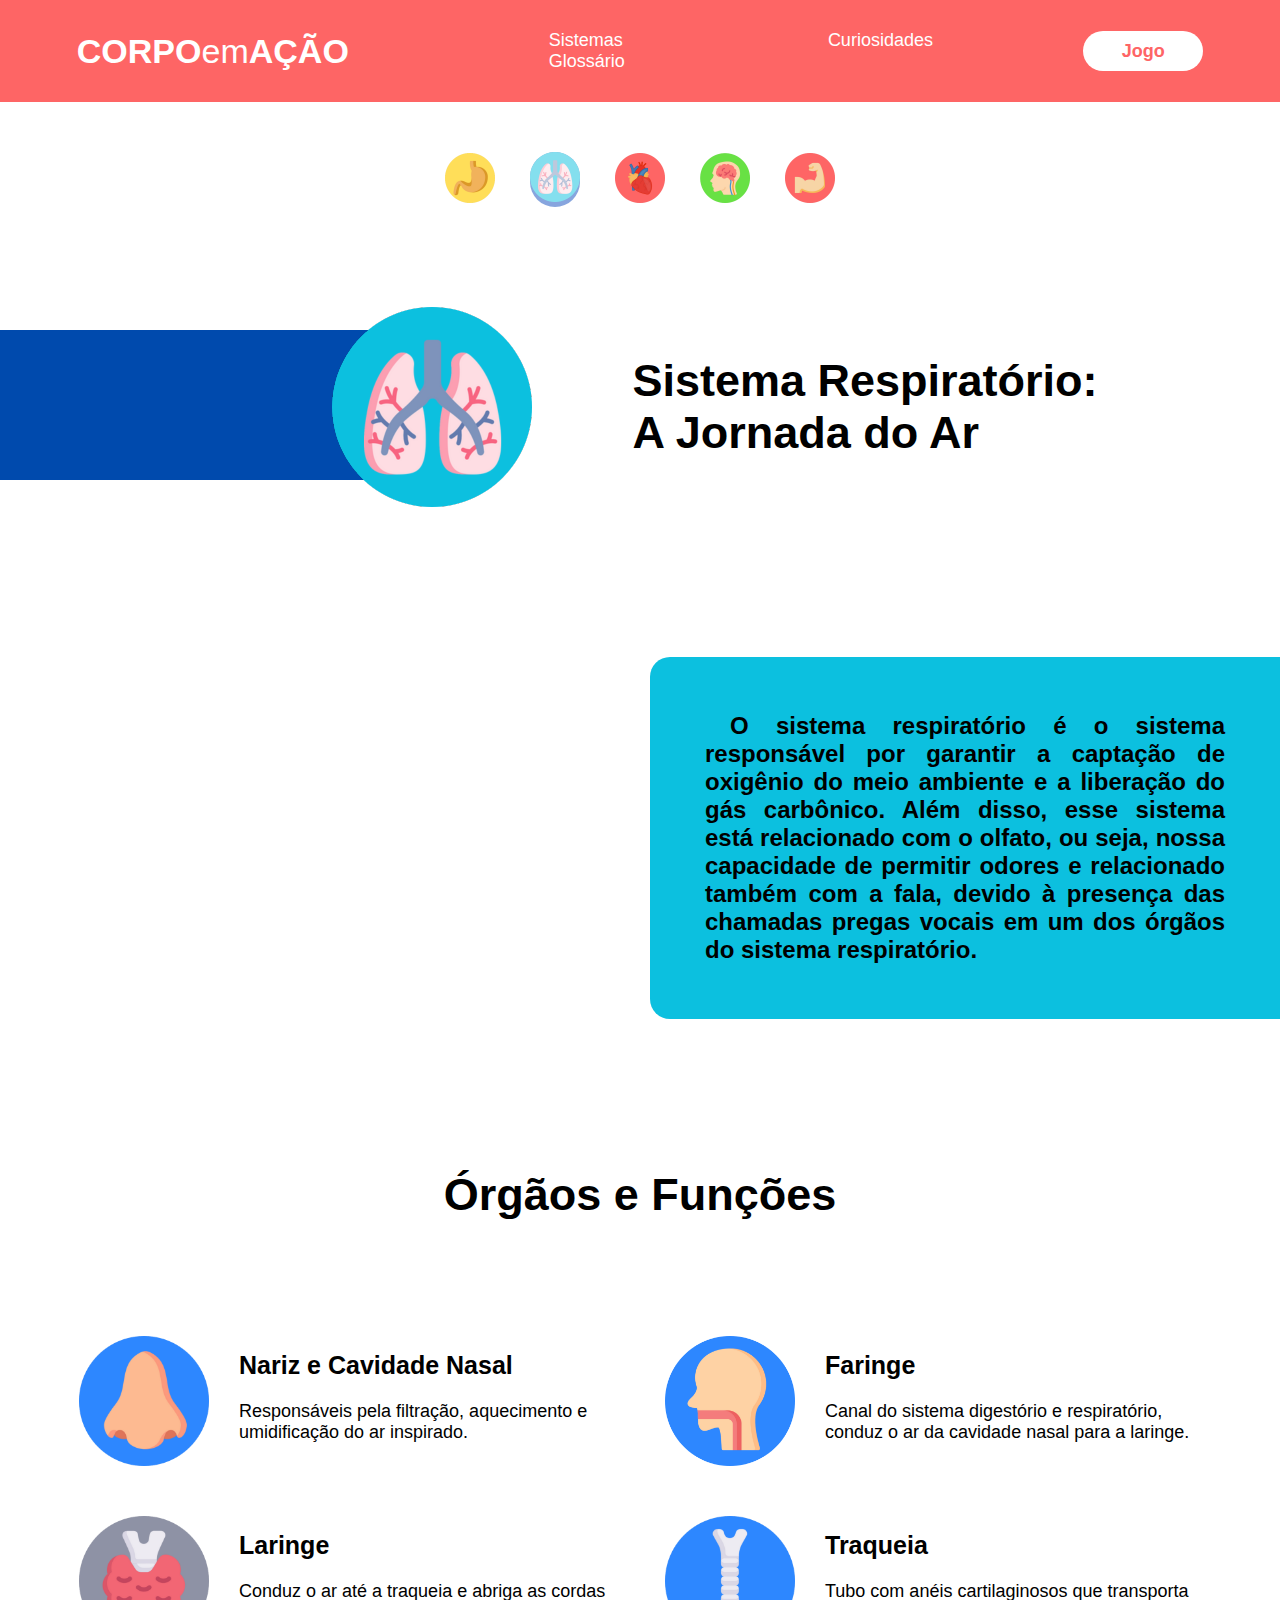
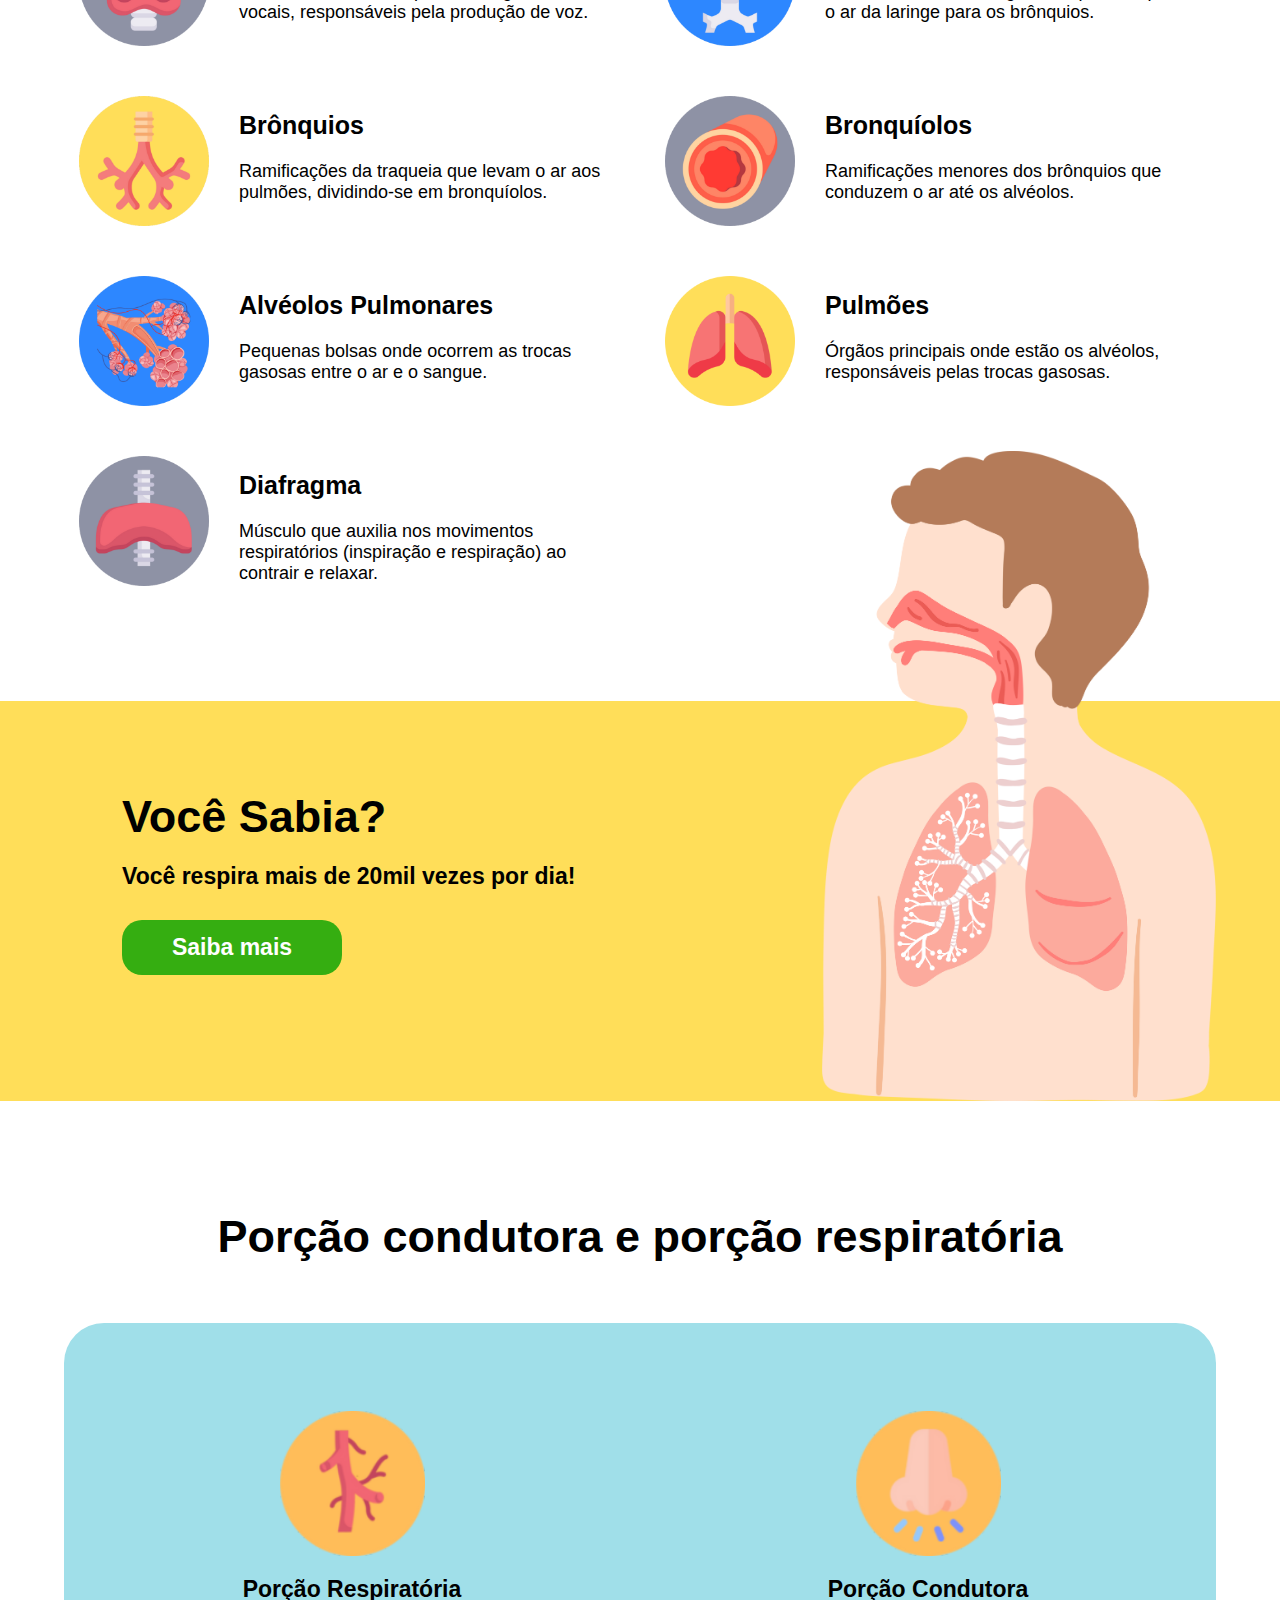
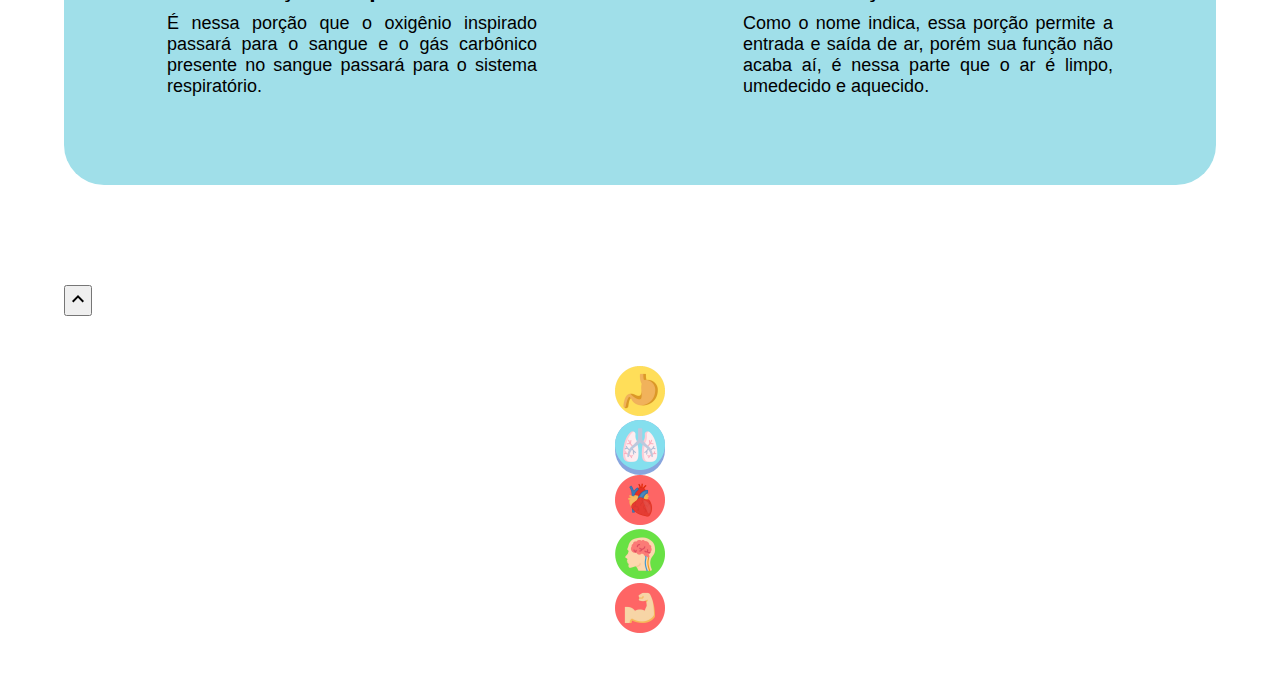
<file: pages/respiratorio.html>
<!DOCTYPE html>
<html lang="en">
<head>
    <meta charset="UTF-8">
    <meta name="viewport" content="width=device-width, initial-scale=1.0">
    <link rel="stylesheet" href="respiratorio.css">
    <title>Corpo em Ação - Sistema Respiratório</title>
    <link rel="shortcut icon" 
      type="images/x-icon"
       href="/images/brain.png">
</head>
<body>

    <header id="header">
        <div class="container">

            <div class="flex">

               <a href="/index.html" class="logo">CORPO<span>em</span>AÇÃO</a>
                
                <nav>
                    <ul>
                        <li class="sistemas-li"> <a href="/pages/digestorio.html">Sistemas</a></li>
                        <li> <a href="/pages/curiosidades.html">Curiosidades</a></li>
                        <li> <a href="/pages/Glossario.html">Glossário</a></li>
                    </ul>
                </nav>

                <div class="login">
                    <a href="/pages/inicio.html"><button>Jogo</button></a>
                </div>
            </div>

        </div> 

 
    </header>

    <div class="icones-temas">
      <div class="item-icone1">
        <a href="./digestorio.html"><img src="/images/digestiveIcon.png" alt=""></a>
      </div>
      <div class="item-icone2">
       <a href="./respiratorio.html"> <img src="/images/pulmaoIcon.png" alt=""></a>
      </div>
      
      <div class="item-icone3">
       <a href="./cardiaco.html"> <img src="/images/circulationIcon.png" alt=""></a>
      </div>
      
      <div class="item-icone4">
        <a href="./nervoso.html"><img src="/images/mentalityIcon.png" alt=""></a>
      </div>
      
      <div class="item-icone5">
        <a href="./muscular.html"> <img src="/images/musculoIcon.png" alt=""></a>
   </div>
</div>

 <div class="titulo">

    <div class="barralaranja">
        <img src="/images/barra-azul.png" alt="">
      </div>
  
  <img src="/images/pulmaoIcon.png" alt="">
  
  <h1>Sistema Respiratório: <br>
    A Jornada do Ar</h1>
     </div>
  
     <div class="paragrafo">
     <p> O sistema respiratório é o sistema responsável por garantir a captação de oxigênio do meio ambiente e a liberação do gás carbônico. Além disso, esse sistema está relacionado com o olfato, ou seja, nossa capacidade de permitir odores e relacionado também com a fala, devido à presença das chamadas pregas vocais em um dos órgãos do sistema respiratório.</p>
     </div>


    </div>

    <div class="header">
        <h1 class="titulo-principal">Órgãos e Funções</h1>
    </div>

    <main class="conteudo">
        <section class="lista-organos">
            <div class="orgao-card">
                <img src="/images/nariz.png" alt="Nariz e Cavidade Nasal" class="icone-orgao">
                <p class="orgao-descricao"><span>Nariz e Cavidade Nasal</span><br><br>Responsáveis pela filtração, aquecimento e umidificação do ar inspirado.</p>
            </div>
            <div class="orgao-card">
                <img src="/images/faringe.png" alt="Faringe" class="icone-orgao">
                <p class="orgao-descricao"><span>Faringe</span> <br><br>Canal do sistema digestório e respiratório, conduz o ar da cavidade nasal para a laringe.</p>
            </div>
            <div class="orgao-card">
                <img src="/images/Laringe.png" alt="Laringe" class="icone-orgao">
                <p class="orgao-descricao"><span>Laringe</span><br><br>Conduz o ar até a traqueia e abriga as cordas vocais, responsáveis pela produção de voz.</p>
            </div>
            <div class="orgao-card">
                <img src="/images/Traqueia.png" alt="Traqueia" class="icone-orgao">
                <p class="orgao-descricao"><span>Traqueia</span><br><br>Tubo com anéis cartilaginosos que transporta o ar da laringe para os brônquios.</p>
            </div>
            <div class="orgao-card">
                <img src="/images/Brônquios.png" alt="Brônquios" class="icone-orgao">
                <p class="orgao-descricao"><span>Brônquios</span><br><br>Ramificações da traqueia que levam o ar aos pulmões, dividindo-se em bronquíolos.</p>
            </div>
            <div class="orgao-card">
                <img src="/images/Bronquíolos.png" alt="Bronquíolos" class="icone-orgao">
                <p class="orgao-descricao"><span>Bronquíolos</span><br><br>Ramificações menores dos brônquios que conduzem o ar até os alvéolos.</p>
            </div>
            <div class="orgao-card">
                <img src="/images/Alvéolos Pulmonares.png" alt="Alvéolos Pulmonares" class="icone-orgao">
                <p class="orgao-descricao"><span>Alvéolos Pulmonares</span><br><br>Pequenas bolsas onde ocorrem as trocas gasosas entre o ar e o sangue.</p>
            </div>
            <div class="orgao-card">
                <img src="/images/Pulmões.png" alt="Pulmões" class="icone-orgao">
                <p class="orgao-descricao"><span>Pulmões</span><br><br>Órgãos principais onde estão os alvéolos, responsáveis pelas trocas gasosas.</p>
            </div>
            <div class="orgao-card">
                <img src="/images/DiafragmaIcon.png" alt="Diafragma" class="icone-orgao">
                <p class="orgao-descricao"><span>Diafragma</span> <br><br>Músculo que auxilia nos movimentos respiratórios (inspiração e respiração) ao contrair e relaxar.</p>
            </div>
        </section>
<div class="vocesabe">
        <div class="voce-sabia">
            <div class="textos-voce-sabia">
            <h2>Você Sabia?</h2>
            <h3>Você respira mais de 20mil vezes por dia!</h3>
            <a href="/pages/curiosidades.html" class="gloss">Saiba mais</a>
          
          </div>
            <img src="/images/coopor.png" alt="icone cerebro do voce sabia">
          </div>
        </div>
        

        
<div class="glandulastitulo">
    <h2>Porção condutora e porção respiratória</h2>
  </div>
  
  <div class="glandulas">
    <div class="item">
      <img src="/images/Porção Respiratória.png" alt="">
      <h3>Porção Respiratória</h3>
      <p>É nessa porção que o oxigênio inspirado passará para o sangue e o gás carbônico presente no sangue passará para o sistema respiratório.</p>
    </div>
    <div class="item">
      <img src="/images/Porção Condutora.png" alt="">
      <h3>Porção Condutora</h3>
      <p>Como o nome indica, essa porção permite a entrada e saída de ar, porém sua função não acaba aí, é nessa parte que o ar é limpo, umedecido e aquecido.</p>
    </div>
  </div>

  <div class="setabaixo">
    <a href="#header">
      <button> <img src="/images/arrow_top.svg" alt=""></button>
    </a>
  </div>
  

  <div class="icones-temas">
      
    <div class="icones-temas2">
      <div class="item-icone1">
        <a href="./digestorio.html"><img src="/images/digestiveIcon.png" alt=""></a>
      </div>
      <div class="item-icone2">
       <a href="./respiratorio.html"> <img src="/images/pulmaoIcon.png" alt=""></a>
      </div>
      
      <div class="item-icone3">
       <a href="./cardiaco.html"> <img src="/images/circulationIcon.png" alt=""></a>
      </div>
      
      <div class="item-icone4">
        <a href="./nervoso.html"><img src="/images/mentalityIcon.png" alt=""></a>
      </div>
      
      <div class="item-icone5">
        <a href="./muscular.html"> <img src="/images/musculoIcon.png" alt=""></a>
   </div>
</div>
    </main>
</body>
</html>
</file>
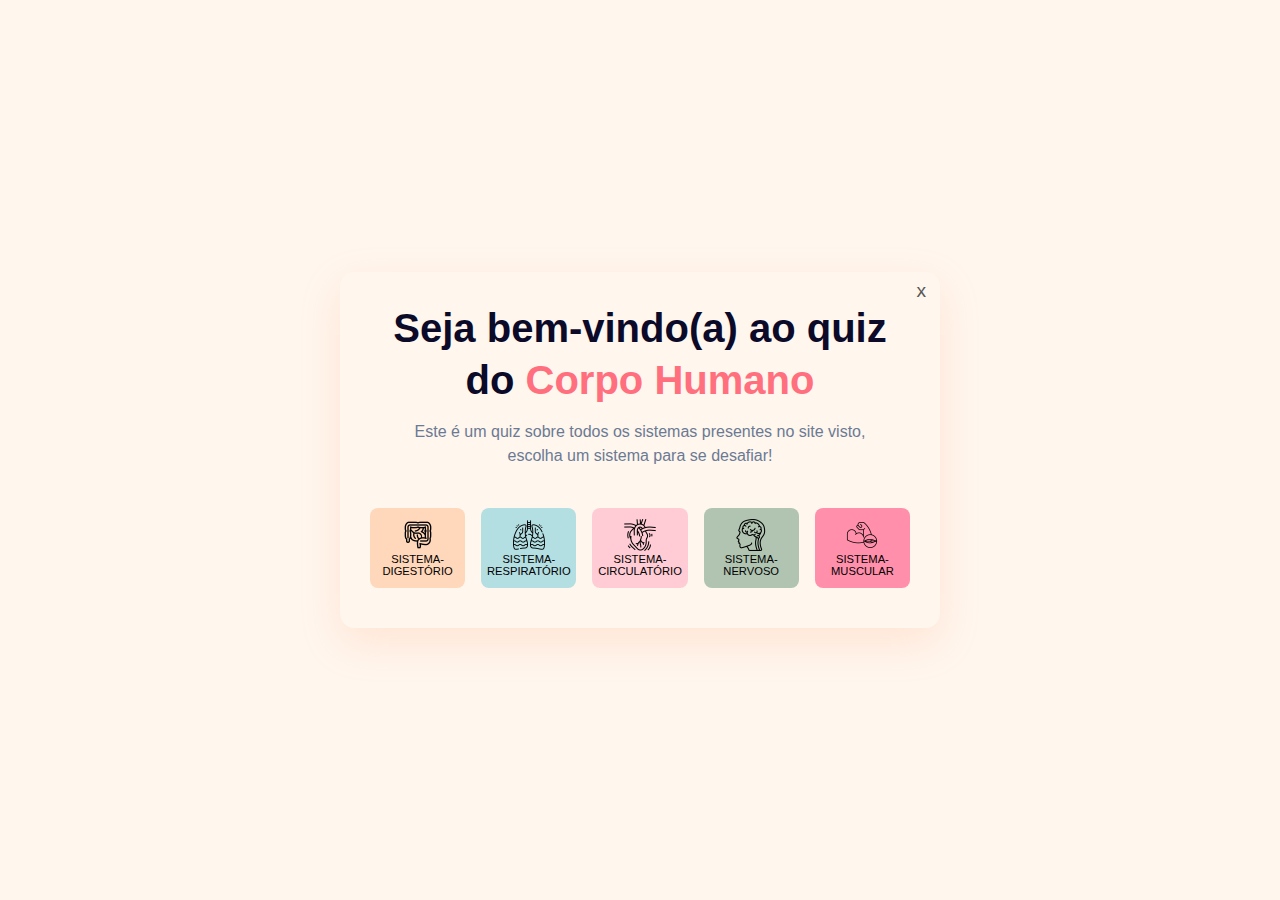
<file: pages/start.html>
<!DOCTYPE html>
<html lang="pt-BR">
<head>
    <meta charset="UTF-8">
    <meta name="viewport" content="width=device-width, initial-scale=1.0">
    <link rel="stylesheet" href="start.css">
    <script type="module" src="start.js" defer></script>
    <link rel="shortcut icon" 
      type="images/x-icon"
       href="/images/brain.png">
    <title>Corpo em Ação - Quiz</title>
</head>
<body>

    

    <main>
        <div class="sair">
            <a href="../index.html">
                <button>x</button>
            </a>
        </div>
        
        <section class="boas_vindas">
            <h1>Seja bem-vindo(a) ao quiz do <span>Corpo Humano</span></h1>

            <p>Este é um quiz sobre todos os sistemas presentes no site visto, escolha um sistema para se desafiar!</p>
        </section>

        <section class="assuntos">
            <button class="botao_digestorio">
                <div>
                    <img src="../images/icon-sistema-digestorio.png" alt="Ícone do Sistema Digestório">
                </div>
                SISTEMA-DIGESTÓRIO
            </button>
            
            <button class="botao_respiratorio">
                <div>
                    <img src="../images/icon-sistema-respiratorio.png" alt="Ícone do Sistema Respiratório">
                </div>
                SISTEMA-RESPIRATÓRIO
            </button>

            <button class="botao_circulatorio">
                <div>
                    <img src="../images/icon-sistema-circulatorio.png" alt="Ícone do Sistema Circulatório">
                </div>
                SISTEMA-CIRCULATÓRIO
            </button>

            <button class="botao_nervoso">
                <div>
                    <img src="../images/icon-sistema-nervoso.png" alt="Ícone do Sistema Nervoso">
                </div>
                SISTEMA-NERVOSO
            </button>

            <button class="botao_muscular">
                <div>
                    <img src="../images/icon-sistema-muscular.png" alt="Ícone do Sistema Muscular">
                </div>
                SISTEMA-MUSCULAR
            </button>
            
        </section>
    </main>
</body>
</html>
</file>
<file: pages/curiosidades.css>
@import url('https://fonts.googleapis.com/css2?family=League+Spartan:wght@100..900&display=swap');
@import url('https://fonts.googleapis.com/css2?family=Open+Sans:ital,wght@0,300..800;1,300..800&display=swap');
@import url('https://fonts.googleapis.com/css2?family=Montserrat:ital,wght@0,100..900;1,100..900&display=swap');
@import url('https://fonts.googleapis.com/css2?family=Poppins:ital,wght@0,100;0,200;0,300;0,400;0,500;0,600;0,700;0,800;0,900;1,100;1,200;1,300;1,400;1,500;1,600;1,700;1,800;1,900&display=swap');

*{
    margin: 0;
    padding: 0;
    box-sizing: border-box;
}

html {
    scroll-behavior: smooth;
}

:root {
    --amarelo-claro: #FDF0B2;
    --amarelo-banana: #FFDE59;
    --verde-folha: #35AE11;
    --azul-opaco: #4098D2;
    --azul-ciano: #0CC0DF;
    --vermelho-claro: #FE6565;
    --branco: #FFF;
    --azul-escuro: #004AAD;
    --vermelho-bem-claro: #F4A6A6;
    --vermelho-escuro: #ED4B3A;
    --cinza: #F9F9F9;
    font-size: 62.5%;
}


body {
    font-family: Arial, sans-serif;
    background-color: var(--branco);
    margin: 0;
    padding: 0;
    font-size: 1.6rem;
}

.logo {
    font-size: 3.4rem;
    font-weight: bold;
    text-decoration: none;
    color: #fff;
}

.logo span {
    font-weight:100;
}


.container{
    margin: auto;
}

.flex{
    display: flex;
    align-items: center;
    justify-content: space-between;
}

header{
    width: 100%;
    padding: 3.0rem 6%;
    top: -1.3rem;
    left: 0;
    background:#FF4C4C;
    font-size: 1.8rem;
}

header img{
    width: 5.0rem;
    height: 5.0rem;
    border-radius: 100%;
}

header i{
    font-size: 3.0rem;
    color: var(--branco);
}

header ul{
    list-style-type: none;
}

header ul li{
    font-family: 'Montserrat', sans-serif;
    display:inline-block;
    margin-left: 10.0rem;
}

header nav {
    padding-left: 40rem;
}

header ul li a{
    color: var(--branco);
    text-decoration: none;
}


.login button{
    width: 12.0rem;
    height: 4.0rem;
    font-weight: bold;
    border: 0;
    border-radius: 3.0rem;
    background-color: var(--branco);
    color: var(--vermelho-claro);
    cursor: pointer;
    transition: .2s;
    font-size: 1.8rem;
}

.curiosidades-li {
    font-weight: 700;
    font-size: 2rem;
}

html {
    scroll-behavior: smooth;
}

* {
    p {
    font-style: italic;
    font-family: 'Open Sans';
    }
}

.icones-navegar {
    display: flex;
    gap: 2rem;

    img {
        width: 4rem;
    }
}

.icones-navegar2 {
    display: flex;
    gap: 2rem;
    margin-bottom: 4rem;

    img {
        width: 4rem;
    }
}

/* Você sabia? - Sistema digestório */

/* Barra Título VC-SD*/
.div-titulo-dentro {
    margin-top: 15rem;
    display: flex;
    justify-content: left;
    align-items: center;

    h1 {
        font-weight: 625;
        font-family: 'Montserrat' , sans-serif;
        margin-left: 12rem;
    }

    img {
        margin: -5rem;
    }

    .barra {
        height: 12rem;
        width: 60rem;
    }
    
}

.div-titulo-fora {
    margin-bottom: 10rem;
}

.parte {
    width: 130svh;
    display: flex;
    gap: 2rem;
    justify-content: center;
    align-items: center;
    justify-content: space-between;  
}

/* Modelos de caixinha de curiosidades */

/* Modelo Nanico */
.modeloN {
    border-radius: 3rem;
    display: flex;
    align-items: center;
    justify-content: center;
    flex-direction: column;
    justify-content: space-evenly;
    width: 22rem;
    height:25rem;

    img {
        width: 8rem;

    }

    p {
        max-width: 85%;
        font-size: 18px;
        text-align: center;
        margin-bottom: .5rem;
    }
}

/* Modelo O(nem pequeno nem nanico) */
.modeloO {
    border-radius: 3rem;
    display: flex;
    align-items: center;
    justify-content: center;
    flex-direction: column;
    justify-content: space-evenly;
    width: 31rem;
    height:25rem;

    img {
        width: 8rem;

    }

    p {
        max-width: 85%;
        font-size: 18px;
        text-align: center;
        margin-bottom: .5rem;
    }
}

/* Modelo Pequeno */
.modeloP {
    border-radius: 3rem;
    display: flex;
    align-items: center;
    justify-content: center;
    justify-content: space-evenly;
    flex-direction: column;
    width: 27rem;
    height:25rem;

    img {
        width: 8rem;

    }

    p {
        max-width: 85%;
        font-size: 18px;
        text-align: center;
        margin-bottom: .5rem;
    }
}

/* Modelo Médio */
.modeloM {
    border-radius: 3rem;
    display: flex;
    align-items: center;
    justify-content: center;
    flex-direction: column;
    justify-content: space-evenly;
    width: 47rem;
    height:25rem;

    img {
        width: 8rem;

    }

    p {
        max-width: 85%;
        font-size: 18px;
        text-align: center;
        margin-bottom: .5rem;
    }
}

/* Modelo Grande */
.modeloG {
    border-radius: 3rem;
    display: flex;
    align-items: center;
    justify-content: center;
    justify-content: space-evenly;
    flex-direction: column;
    width: 58.2rem;
    height:25rem;

    img {
        width: 8rem;
    }

    p {
        max-width: 85%;
        font-size: 18px;
        text-align: center;
        margin-bottom: .5rem;
    }
}

.botao {
    font-family: 'Open Sans', sans-serif;
    font-weight: 700;
    border: none;
    height: 5rem;
    color: var(--branco);
    padding-inline: 4rem;
    border-radius: 3rem;
}

.digestorio-icones {
    display: flex;
    align-items: center;
    flex-direction: column;
    gap: 2.5rem;

    div {
        div{
            background-color: var(--amarelo-claro);
        }
    }

    button {
        margin-top: 5rem;
        cursor: pointer;
        background: #FFA42B;
    }
}

.respiratorio-icones {
    display: flex;
    flex-direction: column;
    align-items: center;
    gap: 2.5rem;

    div {
        div{
            background-color: #A0DFE9;
        }
    }

    button {
        cursor: pointer;
        margin-top: 5rem;
        background: var(--azul-escuro);
    }
}

.circulatorio-icones {
    display: flex;
    flex-direction: column;
    align-items: center;
    gap: 2.5rem;
    
    div {
        div{
            background-color: #FFC8C8;
        }
    }

    button {
        cursor: pointer;
        margin-top: 5rem;
        background: #ED4B4A;
    }
}

.nervoso-icones {
    display: flex;
    flex-direction: column;
    align-items: center;
    gap: 2.5rem;
    
    div {
        div{
            background-color: #A8E6A1;
        }
    }

    button {
        cursor: pointer;
        margin-top: 5rem;
        background: var(--verde-folha);
    }
}

.muscular-icones {
    display: flex;
    flex-direction: column;
    align-items: center;
    gap: 2.5rem;
    
    div {
        div{
            background-color: #F4A6A6;
        }
    }

    button {
        cursor: pointer;
        margin-top: 5rem;
        background: var(--vermelho-claro);
    }
}

@media(max-width: 1367px) {
    body {
        
    }
}
</file>
<file: pages/Glossario.css>
@import url('https://fonts.googleapis.com/css2?family=League+Spartan:wght@100..900&display=swap');
@import url('https://fonts.googleapis.com/css2?family=Open+Sans:ital,wght@0,300..800;1,300..800&display=swap');
@import url('https://fonts.googleapis.com/css2?family=Montserrat:ital,wght@0,100..900;1,100..900&display=swap');
@import url('https://fonts.googleapis.com/css2?family=Poppins:ital,wght@0,100;0,200;0,300;0,400;0,500;0,600;0,700;0,800;0,900;1,100;1,200;1,300;1,400;1,500;1,600;1,700;1,800;1,900&display=swap');

*{
    margin: 0;
    padding: 0;
    box-sizing: border-box;
}

html {
    scroll-behavior: smooth;
}

:root {
    --amarelo-claro: #FDF0B2;
    --amarelo-banana: #FFDE59;
    --verde-folha: #35AE11;
    --azul-opaco: #4098D2;
    --azul-ciano: #0CC0DF;
    --vermelho-claro: #FE6565;
    --branco: #FFF;
    --azul-escuro: #004AAD;
    --vermelho-bem-claro: #F4A6A6;
    --vermelho-escuro: #ED4B3A;
    --cinza: #F9F9F9;
    font-size: 62.5%;
}


body {
    font-family: Arial, sans-serif;
    background-color: #fff;
    margin: 0;
    padding: 0;
    font-size: 1.6rem;
    
}

.logo {
    font-size: 3.4rem;
    font-weight: bold;
    text-decoration: none;
    color: #fff;
}

.logo span {
    font-weight:100;
}


.container{
    margin: auto;
}

.flex{
    display: flex;
    align-items: center;
    justify-content: space-between;
}

header{
    width: 100%;
    padding: 3.0rem 6%;
    top: -1.3rem;
    left: 0;
    background: #FF4C4C;
    font-size: 1.8rem;
}

header img{
    width: 5.0rem;
    height: 5.0rem;
    border-radius: 100%;
}

header i{
    font-size: 3.0rem;
    color: #fff;
}

header ul{
    list-style-type: none;
}

header ul li{
    font-family: 'Montserrat', sans-serif;
    display:inline-block;
    margin-left: 10.0rem;
}

header nav {
    padding-left: 40rem;
}

header ul li a{
    color: #fff;
    text-decoration: none;
}

.glossario-li {
    font-weight: 700;
    font-size: 2rem;
}

.login button{
    width: 12.0rem;
    height: 4.0rem;
    font-weight: bold;
    border: 0;
    border-radius: 3.0rem;
    background-color: var(--branco);
    color: #FE6565;
    cursor: pointer;
    transition: .2s;
    font-size: 1.8rem;
}

/*GLOSSARIO*/



.container {
    font-family: 'Poppins', sans-serif;
    margin-block: 8.0rem 5rem;
    justify-content: center;
    align-items: center;
    background-color: var(--azul-opaco); 
    width: 120.0rem;
    border-radius: 1.0rem;
    padding: 3.0rem;
    border: 0.1rem solid rgb(0, 0, 0) ;
}

.titulos {
    display: flex;
    flex-direction: column;
    padding-bottom: 5rem;
    gap: 0.5rem;
}

.titulo {
    color: var(--branco);
    font-size: 5.0rem;
}

.subtitulo {
    color: var(--branco);
    font-size: 2rem;
    font-weight: 550;
    margin-top: -1rem;
}

.glossario {
    display: grid;
    grid-template-columns: 1fr 1fr;
    gap: 4.5rem;
    margin-bottom: 1rem;
}

.item {
    background-color: var(--branco);
    border-radius: .8rem;
    border: 0.1rem solid rgba(0, 0, 0, 0.84) ;
}

.item h3 {
    font-family: Poppins,sans-serif;
    padding-top: 1.5rem;
    padding-left: 2rem;
    font-size: 2.2rem;
    margin-bottom: .8rem;
    color: #000;
}

.item p {
    font-family: Poppins,sans-serif;
    padding-inline: 2rem;
    padding-block: 0rem 2rem ;
    text-align: justify;
    font-size: 1.7rem;
    color: #000;
    font-weight: 500;
    line-height: 1.3;
}
</file>
<file: pages/inicio.css>
@import url('https://fonts.googleapis.com/css2?family=Poppins:ital,wght@0,100;0,200;0,300;0,400;0,500;0,600;0,700;0,800;0,900;1,100;1,200;1,300;1,400;1,500;1,600;1,700;1,800;1,900&display=swap');
@import url('https://fonts.googleapis.com/css2?family=League+Spartan:wght@100..900&display=swap');
@import url('https://fonts.googleapis.com/css2?family=Open+Sans:ital,wght@0,300..800;1,300..800&display=swap');
@import url('https://fonts.googleapis.com/css2?family=Montserrat:ital,wght@0,100..900;1,100..900&display=swap');

* {
    margin: 0;
    padding: 0;
    box-sizing: border-box;
}

:root {
    font-size: 62.5%;
}

body {
    font-family: Arial, sans-serif;
    background-color: #fff;
    margin: 0;
    padding: 0;
    font-size: 1.6rem;
}

header {
    display: flex;
    align-items: center;
    justify-content: space-between;
    background-color: #FF4C4C;
}

.logo {
    font-size: 3.4rem;
    font-weight: bold;
    text-decoration: none;
    color: #fff;
    margin-left: 5.8rem;
    margin-block: 2.9rem 2.9rem;
}

.logo span {
    font-weight: 100;
}

header .sair {
    margin-right: 12rem;
    font-size: 5rem;
    
}

.sair a {
    text-decoration: none;
    color: white;
}

.container {
    display: flex;
    align-items: center;
    justify-content: center;
    flex-direction: column;
    color: white;
    background-color: #FF4C4C;
    padding-block: 8.6rem 16rem;
}

.container h1 {
    font-family: Poppins, sans-serif;
    font-size: 6rem;
    font-weight: 800;
}

.container p {
    font-family: Poppins, sans-serif;
    margin-top: 3rem;
    font-size: 2.8rem;
    width: 65%;
    font-weight: 400;
    text-align: center;
}


.assuntos {
    display: flex;
    align-items: center;
    justify-content: center;
    margin-top: 10rem;
}

.item-icone {
    display: flex;
    flex-direction: column;
    align-items: center;
    justify-content: center;
    margin-inline: 5rem;
    font-size: 2.0rem;
    font-weight: 400;
    font-style: normal;
    cursor: pointer;
}

.item-icone img {
    width: 17.0rem;
    height: 17.0rem;
    margin-bottom: 1.0rem;
}

.item-icone p {
    font-family: Poppins, sans-serif;
    margin-bottom: 1.5rem;
}


.cor1 { 
    border-top-right-radius: 10rem;
    border-top-left-radius: 10rem;
    width: 17rem;
    height: 38.8rem;
    background-color: #FFBD59;
    z-index: -1;
}

.cor2 { 
    border-top-right-radius: 10rem;
    border-top-left-radius: 10rem;
    width: 17rem;
    height: 38.8rem;
    background-color: #EE3521;
    z-index: -1;
}

.cor3 { 
    border-top-right-radius: 10rem;
    border-top-left-radius: 10rem;
    width: 17rem;
    height: 38.8rem;
    background-color: #5EE9FF;
    z-index: -1;
}

.cor4 { 
    border-top-right-radius: 10rem;
    border-top-left-radius: 10rem;
    width: 17rem;
    height: 38.8rem;
    background-color: #35AE11;
    z-index: -1;
}

.cor5 { 
    border-top-right-radius: 10rem;
    border-top-left-radius: 10rem;
    width: 17rem;
    height: 38.8rem;
    background-color: #E65051;
    z-index: -1;
}
</file>
<file: pages/muscular.css>
@import url('https://fonts.googleapis.com/css2?family=League+Spartan:wght@100..900&display=swap');

*{
    margin: 0;
    padding: 0;
    box-sizing: border-box;
}

:root {
    --amarelo-claro: #FDF0B2;
    --amarelo-banana: #FFDE59;
    --verde-folha: #35AE11;
    --azul-ciano: #0CC0DF;
    --vermelho-claro: #FE6565;
    --branco: #FFF;
    --azul-escuro: #004AAD;
    --vermelho-bem-claro: #F4A6A6;
    font-size: 62.5%;
}


body {
    font-family: Arial, sans-serif;
    background-color: #fff;
    margin: 0;
    padding: 0;
    font-size: 1.6rem;
}

.logo {
    font-size: 3.4rem;
    font-weight: bold;
    text-decoration: none;
    color: #fff;
}

.logo span {
    font-weight:100;
}


.container{
    margin: auto;
}

.flex{
    display: flex;
    align-items: center;
    justify-content: space-between;
}

header{
    width: 100%;
    padding: 3.0rem 6%;
    top: -1.3rem;
    left: 0;
    background: #FE6565;
    font-size: 1.8rem;
}

header img{
    width: 5.0rem;
    height: 5.0rem;
    border-radius: 100%;
}

header i{
    font-size: 3.0rem;
    color: #fff;
}

header ul{
    list-style-type: none;
}

header ul li{
    display:inline-block;
    margin-left: 20.0rem;
}

header ul li a{
    color: #fff;
    text-decoration: none;
}

.login button{
    width: 12.0rem;
    height: 4.0rem;
    font-weight: bold;
    border: 0;
    border-radius: 3.0rem;
    background-color: var(--branco);
    color: #FE6565;
    cursor: pointer;
    transition: .2s;
    font-size: 1.8rem;
}


.icones-temas {
    display: flex;
    align-items: center;
    justify-content: center;
    gap: 3.5rem;
    margin-block: 5.0rem;
}

.icones-temas img {
    width: 5.0rem;
    height: 5.0rem;
}

.item-icone5{
    opacity:50%;
    border-radius: 5.0rem;
    background-color: #c7493b;
    font-size: 2.0rem;
}

.icones-temas img:hover {
    opacity: 100%;
    transition: 0.3s;
    cursor: pointer;
}
.header {
    display: flex;
    align-items: center;
  }
  .titulo {
    display: flex;
    justify-content: center;
    align-items: center;
    margin-top: 10.0rem;
}

.titulo h1 {
    font-size: 4.5rem;
    margin-left: 15.0rem;
}

.titulo img  {
    margin-right: -5.0rem;
}

.barralaranja {
    margin-left: -100.0rem;
}

.barralaranja img {
    height: 15.0rem;
    background: var(--azul-escuro);
}

.paragrafo {
    display: flex;
    justify-content: center;
    align-items: center;
    border-top-left-radius: 2.0rem;
    border-bottom-left-radius: 2.0rem;
    background-color: var(--vermelho-bem-claro);
    margin-top: 15.0rem;
    margin-left: 65.0rem;
    padding: 5.5rem;
}

.paragrafo p {
    text-indent: 2.5rem;
    font-size: 2.4rem;
    text-align: justify;
    font-weight: 60.0;
}
</file>
<file: pages/nervoso.css>
@import url('https://fonts.googleapis.com/css2?family=League+Spartan:wght@100..900&display=swap');
@import url('https://fonts.googleapis.com/css2?family=Open+Sans:ital,wght@0,300..800;1,300..800&display=swap');
@import url('https://fonts.googleapis.com/css2?family=Montserrat:ital,wght@0,100..900;1,100..900&display=swap');

*{
    margin: 0;
    padding: 0;
    box-sizing: border-box;
}

html {
    scroll-behavior: smooth;
}

:root {
    --amarelo-claro: #FDF0B2;
    --amarelo-banana: #FFDE59;
    --verde-folha: #35AE11;
    --azul-ciano: #0CC0DF;
    --vermelho-claro: #FE6565;
    --branco: #FFF;
    --azul-escuro: #004AAD;
    --vermelho-bem-claro: #F4A6A6;
    --verde-bem-claro: #A8E6A1;
    font-size: 62.5%;
}


body {
    font-family: Arial, sans-serif;
    background-color: #fff;
    margin: 0;
    padding: 0;
    font-size: 1.6rem;
}

.logo {
    font-size: 3.4rem;
    font-weight: bold;
    text-decoration: none;
    color: #fff;
}

.logo span {
    font-weight:100;
}


.container{
    margin: auto;
}

.flex{
    display: flex;
    align-items: center;
    justify-content: space-between;
}

header{
    width: 100%;
    padding: 3.0rem 6%;
    top: -1.3rem;
    left: 0;
    background: #FE6565;
    font-size: 1.8rem;
}

header img{
    width: 5.0rem;
    height: 5.0rem;
    border-radius: 100%;
}

header i{
    font-size: 3.0rem;
    color: #fff;
}

header ul{
    list-style-type: none;
}

header ul li{
    font-family: 'Montserrat', sans-serif;
    display:inline-block;
    margin-left: 20.0rem;
}

header ul li a{
    color: #fff;
    text-decoration: none;
}

.sistemas-li {
    font-weight: 700;
    font-size: 2.5rem;
}

.login button{
    width: 12.0rem;
    height: 4.0rem;
    font-weight: bold;
    border: 0;
    border-radius: 3.0rem;
    background-color: var(--branco);
    color: #FE6565;
    cursor: pointer;
    transition: .2s;
    font-size: 1.8rem;
}


.icones-temas {
    display: flex;
    align-items: center;
    justify-content: center;
    gap: 3.5rem;
    margin-block: 5.0rem;
}

.icones-temas img {
    width: 5.0rem;
    height: 5.0rem;
}

.item-icone4{
    opacity:50%;
    border-radius: 5.0rem;
    background-color: #35AE11;
    font-size: 2.0rem;
}

.icones-temas img:hover {
    opacity: 100%;
    transition: 0.3s;
    cursor: pointer;
}
.header {
    display: flex;
    align-items: center;
  }
  .titulo {
    display: flex;
    justify-content: center;
    align-items: center;
    margin-top: 10.0rem;
}

.titulo h1 {
    font-size: 4.5rem;
    margin-left: 15.0rem;
}

.titulo img  {
    margin-right: -5.0rem;
}

.barralaranja {
    margin-left: -100.0rem;
}

.barralaranja img {
    height: 15.0rem;
    background: var(--azul-escuro);
}

.paragrafo {
    display: flex;
    justify-content: center;
    align-items: center;
    border-top-left-radius: 2.0rem;
    border-bottom-left-radius: 2.0rem;
    background-color: var(--verde-bem-claro);
    margin-top: 15.0rem;
    margin-left: 65.0rem;
    padding: 5.5rem;
}

.paragrafo p {
    text-indent: 2.5rem;
    font-size: 2.4rem;
    text-align: justify;
    font-weight: 600;
}

.header {
    text-align: center;
    justify-content: center;
    align-items: center;
    margin-top: 12.0rem;
    font-size: 2.3rem;
    margin-bottom: 8.0rem;
}

.titulo-principal {
    font-size: 4.5rem;
}

.sangue{
    background: var(--verde-folha);
    margin-top: 150px;
    margin-left: 750px;
    height: -40px;
    display: flex;
    border-bottom-left-radius: 50px;
    border-top-left-radius: 50px;
    margin-bottom: 15rem;
}

.sangue-h1{
    color: var(--branco);
    justify-content: center;
    align-content: center;
    margin-left: 300px;
    font-size: 50px;
}

.vasos-sangue{
    background: var(--verde-folha);
    font-size: 3rem;
    display: flex;
    justify-content: center;
    align-items: center;
    margin-top: 17rem;
    margin-bottom: 4.3rem;
    height: 8rem;
    color: var(--branco);
    margin-bottom: 10rem;
}

.paragrafo-vasos{
    display: flex;
    align-items: center;
    justify-content: center;
    text-align: center;
    font-size: 30px;
    margin: auto;
    font-weight: 700;
    width: 114rem;
}

.glandulas {
    background-color: var(--azul-bem-claro);
    display: flex;
    height: 46.2rem;
    margin-bottom: 10.0rem;
    border-radius: 4.0rem;
}

.glandulas img {
    width: 14.5rem;
    height: 14.5rem;
    margin-bottom: 1.0rem;
}

.glandulas p {
    margin-top: .8rem;
    text-align: justify;
    font-size: 1.8rem;
}

.glandulas div {
    display: flex;
    align-items: center;
    justify-content: center;
}

.item {
    display: flex;
    flex-direction: column;
    align-items: center;
    justify-content: center;
    text-align: center;
    margin-top: 10rem;
    margin-left: 43rem;
    padding: 3.0rem;
    width: 41.81rem;
    height: 28.0rem;
    border-radius: 3.0rem;
    text-align: justify;
}

.item h3 {
    font-size: 2.3rem;
    margin-top: 1.0rem;
}


.item p {
    font-size: 1.8rem;
    margin-top: 1.0rem;
    width: 41.995rem;
}

.item2 {
    display: flex;
    flex-direction: column;
    align-items: center;
    justify-content: center;
    text-align: center;
    margin-top: 10rem;
    margin-right: 45rem;
    margin-left: 24rem;
    padding: 3.0rem;
    width: 41.81rem;
    height: 28.0rem;
    border-radius: 3.0rem;
    text-align: justify;
}

.item2 h3 {
    font-size: 2.3rem;
    margin-top: 1.0rem;
}


.item2 p {
    font-size: 1.8rem;
    margin-top: 1.0rem;
    width: 41.995rem;
}

.voce-sabia {
    display: flex;
    align-items: center;
    background-color: var(--amarelo-banana);
    margin-top: 10.0rem;
    padding-inline: 40.0rem;
    padding-block: 4rem;
}

.voce-sabia img {
    display: flex;
    justify-content: end;
    width: 32.5rem;
    height: 32.5rem;
}

.textos-voce-sabia {
    display: flex;
    flex-direction: column;
    margin-left: 10.0rem;
    margin-right: 20.0rem;
}

.textos-voce-sabia h2 {
    font-size: 4.5rem;
    margin-bottom: 2.0rem;
}

.textos-voce-sabia h3 {
    font-size: 2.3rem;
    margin-bottom: 4.0rem;
}

.textos-voce-sabia a {
    margin-left: -26.0rem;
    display: flex;
    align-items: center;
    justify-content: center;
    text-align: center;
    align-self: center;
    border: none;
    background-color: var(--verde-folha);
    color: var(--branco);
    border-radius: 2.0rem;
    height: 5.5rem;
    text-decoration: none;
    width: 22.0rem;
    font-weight: bold;
    font-size: 2.3rem;
    cursor: pointer;
}

.setabaixo {
    display: flex;
    justify-content: center;
    margin-top: 7.5rem;
    margin-bottom: 5.0rem;
}

.setabaixo button {
    background-color: transparent;
    border: none;
    cursor: pointer;
}

.setabaixo img {
    width: 8.0rem;
    height: 8.0rem;
}

.glandulastitulo {
    display: flex;
    align-items: center;
    justify-content: center;
    margin-top: 8.0rem;
    font-size: 3.0rem;
    font-weight: 700;
}

.glandula {
    display: flex;
    align-items: center;
    justify-content: center;
    margin-bottom: 20.0rem;
    margin-top: 10.0rem;
}

.glandula img {
    width: 15.5rem;
    height: 15.5rem;
    margin-bottom: 2.0rem;
}
.glandula p {
    margin-top: 1.8rem;
    text-align: justify;
    font-size: 1.8rem;
}
.glandula div {
    display: flex;
    align-items: center;
    justify-content: center;
}

.itens{
    background-color: var(--verde-bem-claro);
    display: flex;
    flex-direction: column;
    align-items: center;
    justify-content: center;
    text-align: center;
    margin-right:  10rem;
    padding: 5.0rem;
    width: 45.0rem;
    height: 41.0rem;
    border-radius: 3.0rem;
    font-size: 2.0rem;
}

.itens2{
    background-color: var(--verde-bem-claro);
    display: flex;
    flex-direction: column;
    align-items: center;
    justify-content: center;
    text-align: center;
    margin-left: 10rem;
    padding: 5.0rem;
    width: 45.0rem;
    height: 41.0rem;
    border-radius: 3.0rem;
    font-size: 2.0rem;
}

.pcima {
    display: flex;
    justify-content: center;
    align-items: center;
    margin-inline: 25rem;]
}

.encefalo {
    margin-right: 50rem;
}

.encefalo h2{
    text-align: start;
    font-size: 2.4rem;
    margin-bottom: 2rem;
}

.encefalo p{
    text-align: start;
    font-size: 1.8rem;
}

.cerebelo p{
        text-align: end;
        font-size: 1.8rem;
    }

    .cerebelo h2{
        margin-bottom: 2rem;
        text-align: end;
        font-size: 2.4rem;
    }

.pbaixo {
    display: flex;
    justify-content: center;
    align-items: center;
    gap: 15rem;
    margin-top: -25rem;
}
.cerebroverde {
    display: flex;
    justify-content: center;
    align-items: center;
    margin-top: -10rem;
}
.cerebroverde img{
    height: 80rem;
    width: 85rem;
}

.espinhal {
    display: flex;
    flex-direction: column;
    text-align: center;
    margin-top: 15rem;
    margin-left: auto;
    margin-right: auto;
    width: 57rem;
}
.espinhal h2 {
    font-size: 2.4rem;
}

.espinhal p {
    font-size: 1.8rem;
}
</file>
<file: pages/respiratorio.css>
@import url('https://fonts.googleapis.com/css2?family=League+Spartan:wght@100..900&display=swap');

*{
    margin: 0;
    padding: 0;
    box-sizing: border-box;
}

:root {
    --amarelo-claro: #FDF0B2;
    --amarelo-banana: #FFDE59;
    --verde-folha: #35AE11;
    --azul-ciano: #0CC0DF;
    --vermelho-claro: #FE6565;
    --branco: #FFF;
    --azul-bem-claro: #A0DFE9;
    --azul-escuro: #004AAD;
    font-size: 62.5%;
}


body {
    font-family: Arial, sans-serif;
    background-color: #fff;
    margin: 0;
    padding: 0;
    font-size: 1.6rem;
}

.logo {
    font-size: 3.4rem;
    font-weight: bold;
    text-decoration: none;
    color: #fff;
}

.logo span {
    font-weight:100;
}


.container{
    margin: auto;
}

.flex{
    display: flex;
    align-items: center;
    justify-content: space-between;
}

header{
    width: 100%;
    padding: 3.0rem 6%;
    top: -1.3rem;
    left: 0;
    background: #FE6565;
    font-size: 1.8rem;
}

header img{
    width: 5.0rem;
    height: 5.0rem;
    border-radius: 100%;
}

header i{
    font-size: 3.0rem;
    color: #fff;
}

header ul{
    list-style-type: none;
}

header ul li{
    display:inline-block;
    margin-left: 20.0rem;
}

header ul li a{
    color: #fff;
    text-decoration: none;
}

.login button{
    width: 12.0rem;
    height: 4.0rem;
    font-weight: bold;
    border: 0;
    border-radius: 3.0rem;
    background-color: var(--branco);
    color: #FE6565;
    cursor: pointer;
    transition: .2s;
    font-size: 1.8rem;
}



.icones-temas {
    display: flex;
    align-items: center;
    justify-content: center;
    gap: 3.5rem;
    margin-block: 5.0rem;
}

.icones-temas img {
    width: 5.0rem;
    height: 5.0rem;
}

.item-icone2{
    opacity:50%;
    border-radius: 5.0rem;
    background-color: rgb(17, 78, 190);
    font-size: 2.0rem;
}

.icones-temas img:hover {
    opacity: 100%;
    transition: 0.3s;
    cursor: pointer;
}
.header {
    display: flex;
    align-items: center;
  }
  .titulo {
    display: flex;
    justify-content: center;
    align-items: center;
    margin-top: 10.0rem;
}

.titulo h1 {
    font-size: 4.5rem;
    margin-left: 15.0rem;
}

.titulo img  {
    margin-right: -5.0rem;

}

.barralaranja {
    margin-left: -100.0rem;
}

.barralaranja img {
    height: 15.0rem;
    background: var(--azul-escuro);
}

.paragrafo {
    display: flex;
    justify-content: center;
    align-items: center;
    border-top-left-radius: 2.0rem;
    border-bottom-left-radius: 2.0rem;
    background-color: var(--azul-ciano);
    margin-top: 15.0rem;
    margin-left: 65.0rem;
    padding: 5.5rem;
}

.paragrafo p {
    text-indent: 2.5rem;
    font-size: 2.4rem;
    text-align: justify;
    font-weight: 700;
}

.header {
    text-align: center;
    justify-content: center;
    align-items: center;
    margin: 2.0rem 0;
    margin-top: 15.0rem;
    font-size: 2.3rem;
    margin-bottom: 10.0rem;
}

.titulo-principal {
    font-size: 4.5rem;
}


.conteudo {
    width: 90%;
    max-width: 120.0rem;
    margin: auto;
}


.lista-organos {
    display: grid;
    grid-template-columns: repeat(auto-fit, minmax(40.0rem, 1fr));
    gap: 2.0rem;
    margin: 2.0rem 0;
}

.orgao-card {
    background: #fff;
    border-radius: 1.0rem;
    padding: 1.5rem;
    display: flex;
  
}

.orgao-card span{
    font-size: 2.5rem;
    font-weight: 700;
}

.orgao-card p {
    margin-top: 1.5rem;
    font-size: 1.8rem;
    font-weight: 500;
}

.orgao-card img {
    width: 13.0rem;
    height: 13.0rem;
}

.orgao-titulo {
    font-size: 1.1rem;
    margin-bottom: 5rem;
   
}

.orgao-descricao {
    font-weight: 700;
    flex-direction: column;
    margin-top: 1.0rem;
    padding-left: 3.0rem;
}

.curiosidade {
    display: flex;
}

.voce-sabia {
    height: 40.0rem;
    display: flex;
    background-color: var(--amarelo-banana);
    margin-top: 10.0rem;
    padding-inline: 35.0rem;
    margin-inline: -33.2rem;
}

.voce-sabia img {
    display: flex;
    justify-content: end;
    width: 52.5rem;
    height: 65.0rem;
    margin-top: -25.0rem;
}

.textos-voce-sabia {
    display: flex;   
    flex-direction: column;
    margin-left: 4.0rem;
    margin-right: 20.0rem;
}

.textos-voce-sabia h2 {
    font-size: 4.5rem;
    margin-bottom: 2.0rem;
    margin-top: 9.0rem;
}

.textos-voce-sabia h3 {
    font-size: 2.3rem;
    width: 50.0rem;
    margin-bottom: 3.0rem;
}

.textos-voce-sabia a {
    margin-left: -28.0rem;
    display: flex;
    align-items: center;
    justify-content: center;
    text-align: center;
    align-self: center;
    border: none;
    background-color: var(--verde-folha);
    color: var(--branco);
    border-radius: 2.0rem;
    height: 5.5rem;
    text-decoration: none;
    width: 22.0rem;
    font-weight: 700;
    font-size: 2.3rem;
    cursor: pointer;
}


.glandulas {
    background-color: var(--azul-bem-claro);
    display: flex;
    height: 46.2rem;
    margin-bottom: 10.0rem;
    border-radius: 4.0rem;
}

.glandulastitulo {
    display: flex;
    align-items: center;
    justify-content: center;
    margin-block: 11.0rem 6.0rem;
    font-size: 3.0rem;
    font-weight: 700;
}

.glandulas img {
    width: 14.5rem;
    height: 14.5rem;
    margin-bottom: 1.0rem;
}

.glandulas p {
    margin-top: .8rem;
    text-align: justify;
    font-size: 1.8rem;
}

.glandulas div {
    display: flex;
    align-items: center;
    justify-content: center;
}

.item {
    display: flex;
    flex-direction: column;
    align-items: center;
    justify-content: center;
    text-align: center;
    margin: auto;
    padding: 3.0rem;
    width: 36.0rem;
    height: 28.0rem;
    border-radius: 3.0rem;
    text-align: justify;
}

.item h3 {
    font-size: 2.3rem;
    margin-top: 1.0rem;
}


.item p {
    font-size: 1.8rem;
    margin-top: 1.0rem;
    width: 37.0rem;
}
</file>
<file: pages/start.css>
* {
    margin: 0;
    padding: 0;
    box-sizing: border-box;
}


html {
    height: 100%;
    font-family: 'Segoe UI', Tahoma, Geneva, Verdana, sans-serif;
    background: #fff6ee;
    color: #222;
    display: flex;
    justify-content: center;
    align-items: center;
    text-align: center;
    padding: 1.25rem;
}

main {
    max-width: 37.5rem;
    width: 100%;
    padding: 2.5rem 1.875rem;
    border-radius: .9rem;
    box-shadow: 0 .9rem 2.5rem rgba(253, 162, 111, 0.2);
}


.sair {
    display: flex;
    align-items: end;
    justify-content: end;
    margin-top: -2rem;
    margin-right: -1rem;
}

.sair button {
    border: none;
    background-color: #fff6ee;
    color: rgb(87, 87, 87);
    font-size: 1.2rem;
}

.sair button:hover {
    cursor: pointer;
}

.boas_vindas h1 {
    font-weight: 900;
    font-size: 2.5rem;
    line-height: 1.3;
    margin-bottom: .9rem;
    color: #0B0A29;
}

.boas_vindas h1 span {
    color: #ff6f7e;
}

.boas_vindas p {
    color: #6B7A93;
    font-size: 1rem;
    line-height: 1.5;
    margin-bottom: 2.5rem;
    max-width: 90%;
    margin-left: auto;
    margin-right: auto;
}

img {
    width: 2rem;
}

.assuntos {
    display: flex;
    justify-content: center;
    align-items: center;
    gap: 1rem;
}

.assuntos button {
    border: none;
    height: 5rem;
    width: 7rem;
    border-radius: .5rem;
    font-size: 0.7rem;
    text-align: center;
}


.botao_digestorio {
    background-color: #ffd7ba;
}
.botao_digestorio:hover {
    background-color: #f4a261;
    transition-duration: 1s;
    cursor: pointer;
}

.botao_respiratorio {
    background-color: #b3dee2;
}
.botao_respiratorio:hover {
    background-color: #00b4d8;
    transition-duration: 1s;
    cursor: pointer;
}

.botao_circulatorio {
    background-color: #ffccd5;
}
.botao_circulatorio:hover {
    background-color: #ea638c;
    transition-duration: 1s;
    cursor: pointer;
}

.botao_nervoso {
    background-color: #b0c4b1;
}
.botao_nervoso:hover {
    background-color: #38b000;
    transition-duration: 1s;
    cursor: pointer;
}

.botao_muscular {
    background-color: #ff8fab;
}
.botao_muscular:hover {
    background-color: #f94144;
    transition-duration: 1s;
    cursor: pointer;
}
</file>
<file: pages/fim.css>
/* Reset básico */
* {
    margin: 0;
    padding: 0;
    box-sizing: border-box;
  }
  
  
  body, html {
    margin: auto;
    margin-top: 6rem;
    font-family: 'Segoe UI', Tahoma, Geneva, Verdana, sans-serif;
    background: #fff6ee;
    color: #222;
    display: flex;
    flex-direction: column;
    justify-content: center;
    align-items: center;
    text-align: center;
    padding: 1.25rem;
  }
  
  main {
    max-width: 125rem;
    width: 125rem;
    padding-inline: 5rem;
    padding-block: 2.5rem 1.25rem;
    border-radius: .9rem;
    box-shadow: 0 .9rem 2.5rem rgba(253, 162, 111, 0.2);
  }
  
  .assunto {
    display: flex;
    align-items: center;
    gap: 1rem;
    color: #ff6f7e;
  }
  
  .assunto_icone img {
    width: 3.25rem;
    height: 3.25rem;
  }
  
  .assunto_icone2 {
    margin-top: .5rem;
    margin-right: -1rem;
  }
  .assunto_icone2 img {
    width: 2.625rem;
    height: 2.625rem;
  }
  
  header h1 {
    font-size: 2.6rem;
    font-weight: 700;
    color: #0B0B23;
    margin-top: -.5rem;
  }
  
  main {
    max-width: 37.5rem;
    width: 100%;
    text-align: center;
    margin-top: 2rem;
  }
  
  main h2 {
    font-size: 2rem;
    margin-bottom: 3rem;
    color: #0B0B23;
    margin-top: -1rem;
  }
  
  main strong {
    font-weight: 700;
    color: #0B0B23;
  }
  
  .pontuacao {
   /* background-color: #fff8f0;*/
   border: .15rem solid  #f1d7c9;;
    border-radius: .5rem;
    padding-block: 0.5rem 1rem;
    padding-inline: 2rem;
    margin-top: 1rem;
    margin-bottom: 1rem;
    margin-inline: 1rem;
    display: flex;
    flex-direction: column;
    align-items: center;
  }
  
  .pontuacao h1 {
    font-size: 1.4rem;
    margin-left: .5rem;
    color: #0B0B23;
  }
  
  /* Pontuação em destaque */
  .pontuacao strong {
    font-size: 3rem;
    color: #f56565; /* vermelho claro */
    margin-bottom: .5rem;
  }
  
  .pontuacao p {
    font-size: 1.4rem;
    color: #555;

    
  }
  
  /* Estilo do botão */
  button {
    margin-top: 2rem;
    margin-bottom: 1rem;
    background-color: #f56565;
    color: white;
    border: none;
    padding: .625rem 1.5625rem;
    font-size: 1.2rem;
    border-radius: 0.3125rem;
    cursor: pointer;
    transition: background-color 0.3s ease;
  }
  
  button:hover {
    background-color: #33375e;
  }

  /* Fundos dos temas */

.assunto_icone.sistema-digestorio {
    background-color: #ffd7ba;
}
.assunto_icone.sistema-respiratorio {
    background-color: #b3dee2;
}
.assunto_icone.sistema-circulatorio {
    background-color: #ff928b;
}
.assunto_icone.sistema-nervoso {
    background-color: #b0c4b1;
}
.assunto_icone.sistema-muscular {
    background-color: #edafb8;
}

.assunto_icone {
  background: #daddd8;
  width: 4rem;
  height: 4rem;
  padding: 0.5rem;
  border-radius: 0.5rem;

  display: flex;
  justify-content: center;
  align-items: center;
}
</file>
